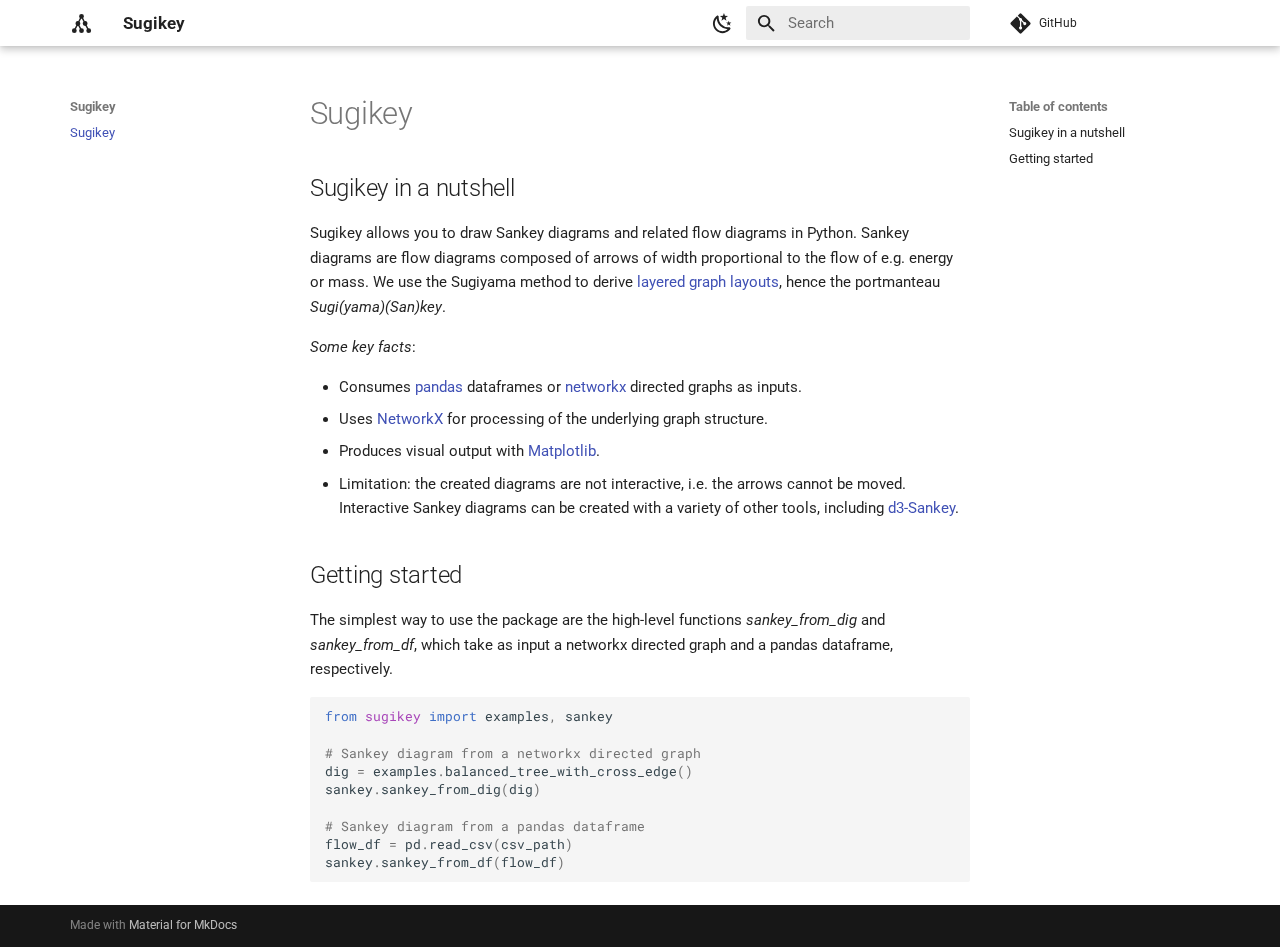
<file: index.html>
<!doctype html>
<html lang="en" class="no-js">
  <head>
    
      <meta charset="utf-8">
      <meta name="viewport" content="width=device-width,initial-scale=1">
      
        <meta name="description" content="The documentation for Sugikey, a Python package for drawing Sankey diagrams">
      
      
      
      
      
      
      <link rel="icon" href="assets/images/favicon.png">
      <meta name="generator" content="mkdocs-1.6.1, mkdocs-material-9.6.12">
    
    
      
        <title>Sugikey</title>
      
    
    
      <link rel="stylesheet" href="assets/stylesheets/main.2afb09e1.min.css">
      
        
        <link rel="stylesheet" href="assets/stylesheets/palette.06af60db.min.css">
      
      


    
    
      
    
    
      
        
        
        <link rel="preconnect" href="https://fonts.gstatic.com" crossorigin>
        <link rel="stylesheet" href="https://fonts.googleapis.com/css?family=Roboto:300,300i,400,400i,700,700i%7CRoboto+Mono:400,400i,700,700i&display=fallback">
        <style>:root{--md-text-font:"Roboto";--md-code-font:"Roboto Mono"}</style>
      
    
    
      <link rel="stylesheet" href="static/custom_css.css">
    
    <script>__md_scope=new URL(".",location),__md_hash=e=>[...e].reduce(((e,_)=>(e<<5)-e+_.charCodeAt(0)),0),__md_get=(e,_=localStorage,t=__md_scope)=>JSON.parse(_.getItem(t.pathname+"."+e)),__md_set=(e,_,t=localStorage,a=__md_scope)=>{try{t.setItem(a.pathname+"."+e,JSON.stringify(_))}catch(e){}}</script>
    
      

    
    
    
  </head>
  
  
    
    
      
    
    
    
    
    <body dir="ltr" data-md-color-scheme="default" data-md-color-primary="white" data-md-color-accent="amber">
  
    
    <input class="md-toggle" data-md-toggle="drawer" type="checkbox" id="__drawer" autocomplete="off">
    <input class="md-toggle" data-md-toggle="search" type="checkbox" id="__search" autocomplete="off">
    <label class="md-overlay" for="__drawer"></label>
    <div data-md-component="skip">
      
        
        <a href="#sugikey" class="md-skip">
          Skip to content
        </a>
      
    </div>
    <div data-md-component="announce">
      
    </div>
    
    
      

  

<header class="md-header md-header--shadow" data-md-component="header">
  <nav class="md-header__inner md-grid" aria-label="Header">
    <a href="." title="Sugikey" class="md-header__button md-logo" aria-label="Sugikey" data-md-component="logo">
      
  
  <svg xmlns="http://www.w3.org/2000/svg" viewBox="0 0 24 24"><path d="M19.5 17c-.13 0-.26 0-.39.04l-1.61-3.25a2.5 2.5 0 0 0-1.75-4.29c-.13 0-.25 0-.39.04l-1.63-3.25c.48-.45.77-1.08.77-1.79a2.5 2.5 0 0 0-5 0c0 .71.29 1.34.76 1.79L8.64 9.54c-.14-.04-.26-.04-.39-.04a2.5 2.5 0 0 0-1.75 4.29l-1.61 3.25C4.76 17 4.63 17 4.5 17a2.5 2.5 0 0 0 0 5A2.5 2.5 0 0 0 7 19.5c0-.7-.29-1.34-.76-1.79l1.62-3.25c.14.04.26.04.39.04s.25 0 .39-.04l1.63 3.25c-.47.45-.77 1.09-.77 1.79a2.5 2.5 0 0 0 5 0A2.5 2.5 0 0 0 12 17c-.13 0-.26 0-.39.04L10 13.79c.46-.45.75-1.08.75-1.79s-.29-1.34-.75-1.79l1.61-3.25c.13.04.26.04.39.04s.26 0 .39-.04L14 10.21c-.45.45-.75 1.09-.75 1.79a2.5 2.5 0 0 0 2.5 2.5c.13 0 .25 0 .39-.04l1.63 3.25c-.47.45-.77 1.09-.77 1.79a2.5 2.5 0 0 0 5 0 2.5 2.5 0 0 0-2.5-2.5"/></svg>

    </a>
    <label class="md-header__button md-icon" for="__drawer">
      
      <svg xmlns="http://www.w3.org/2000/svg" viewBox="0 0 24 24"><path d="M3 6h18v2H3zm0 5h18v2H3zm0 5h18v2H3z"/></svg>
    </label>
    <div class="md-header__title" data-md-component="header-title">
      <div class="md-header__ellipsis">
        <div class="md-header__topic">
          <span class="md-ellipsis">
            Sugikey
          </span>
        </div>
        <div class="md-header__topic" data-md-component="header-topic">
          <span class="md-ellipsis">
            
              Sugikey
            
          </span>
        </div>
      </div>
    </div>
    
      
        <form class="md-header__option" data-md-component="palette">
  
    
    
    
    <input class="md-option" data-md-color-media="" data-md-color-scheme="default" data-md-color-primary="white" data-md-color-accent="amber"  aria-label="Switch to dark mode"  type="radio" name="__palette" id="__palette_0">
    
      <label class="md-header__button md-icon" title="Switch to dark mode" for="__palette_1" hidden>
        <svg xmlns="http://www.w3.org/2000/svg" viewBox="0 0 24 24"><path d="m17.75 4.09-2.53 1.94.91 3.06-2.63-1.81-2.63 1.81.91-3.06-2.53-1.94L12.44 4l1.06-3 1.06 3zm3.5 6.91-1.64 1.25.59 1.98-1.7-1.17-1.7 1.17.59-1.98L15.75 11l2.06-.05L18.5 9l.69 1.95zm-2.28 4.95c.83-.08 1.72 1.1 1.19 1.85-.32.45-.66.87-1.08 1.27C15.17 23 8.84 23 4.94 19.07c-3.91-3.9-3.91-10.24 0-14.14.4-.4.82-.76 1.27-1.08.75-.53 1.93.36 1.85 1.19-.27 2.86.69 5.83 2.89 8.02a9.96 9.96 0 0 0 8.02 2.89m-1.64 2.02a12.08 12.08 0 0 1-7.8-3.47c-2.17-2.19-3.33-5-3.49-7.82-2.81 3.14-2.7 7.96.31 10.98 3.02 3.01 7.84 3.12 10.98.31"/></svg>
      </label>
    
  
    
    
    
    <input class="md-option" data-md-color-media="" data-md-color-scheme="slate" data-md-color-primary="black" data-md-color-accent="amber"  aria-label="Switch to light mode"  type="radio" name="__palette" id="__palette_1">
    
      <label class="md-header__button md-icon" title="Switch to light mode" for="__palette_0" hidden>
        <svg xmlns="http://www.w3.org/2000/svg" viewBox="0 0 24 24"><path d="M12 7a5 5 0 0 1 5 5 5 5 0 0 1-5 5 5 5 0 0 1-5-5 5 5 0 0 1 5-5m0 2a3 3 0 0 0-3 3 3 3 0 0 0 3 3 3 3 0 0 0 3-3 3 3 0 0 0-3-3m0-7 2.39 3.42C13.65 5.15 12.84 5 12 5s-1.65.15-2.39.42zM3.34 7l4.16-.35A7.2 7.2 0 0 0 5.94 8.5c-.44.74-.69 1.5-.83 2.29zm.02 10 1.76-3.77a7.131 7.131 0 0 0 2.38 4.14zM20.65 7l-1.77 3.79a7.02 7.02 0 0 0-2.38-4.15zm-.01 10-4.14.36c.59-.51 1.12-1.14 1.54-1.86.42-.73.69-1.5.83-2.29zM12 22l-2.41-3.44c.74.27 1.55.44 2.41.44.82 0 1.63-.17 2.37-.44z"/></svg>
      </label>
    
  
</form>
      
    
    
      <script>var palette=__md_get("__palette");if(palette&&palette.color){if("(prefers-color-scheme)"===palette.color.media){var media=matchMedia("(prefers-color-scheme: light)"),input=document.querySelector(media.matches?"[data-md-color-media='(prefers-color-scheme: light)']":"[data-md-color-media='(prefers-color-scheme: dark)']");palette.color.media=input.getAttribute("data-md-color-media"),palette.color.scheme=input.getAttribute("data-md-color-scheme"),palette.color.primary=input.getAttribute("data-md-color-primary"),palette.color.accent=input.getAttribute("data-md-color-accent")}for(var[key,value]of Object.entries(palette.color))document.body.setAttribute("data-md-color-"+key,value)}</script>
    
    
    
      
      
        <label class="md-header__button md-icon" for="__search">
          
          <svg xmlns="http://www.w3.org/2000/svg" viewBox="0 0 24 24"><path d="M9.5 3A6.5 6.5 0 0 1 16 9.5c0 1.61-.59 3.09-1.56 4.23l.27.27h.79l5 5-1.5 1.5-5-5v-.79l-.27-.27A6.52 6.52 0 0 1 9.5 16 6.5 6.5 0 0 1 3 9.5 6.5 6.5 0 0 1 9.5 3m0 2C7 5 5 7 5 9.5S7 14 9.5 14 14 12 14 9.5 12 5 9.5 5"/></svg>
        </label>
        <div class="md-search" data-md-component="search" role="dialog">
  <label class="md-search__overlay" for="__search"></label>
  <div class="md-search__inner" role="search">
    <form class="md-search__form" name="search">
      <input type="text" class="md-search__input" name="query" aria-label="Search" placeholder="Search" autocapitalize="off" autocorrect="off" autocomplete="off" spellcheck="false" data-md-component="search-query" required>
      <label class="md-search__icon md-icon" for="__search">
        
        <svg xmlns="http://www.w3.org/2000/svg" viewBox="0 0 24 24"><path d="M9.5 3A6.5 6.5 0 0 1 16 9.5c0 1.61-.59 3.09-1.56 4.23l.27.27h.79l5 5-1.5 1.5-5-5v-.79l-.27-.27A6.52 6.52 0 0 1 9.5 16 6.5 6.5 0 0 1 3 9.5 6.5 6.5 0 0 1 9.5 3m0 2C7 5 5 7 5 9.5S7 14 9.5 14 14 12 14 9.5 12 5 9.5 5"/></svg>
        
        <svg xmlns="http://www.w3.org/2000/svg" viewBox="0 0 24 24"><path d="M20 11v2H8l5.5 5.5-1.42 1.42L4.16 12l7.92-7.92L13.5 5.5 8 11z"/></svg>
      </label>
      <nav class="md-search__options" aria-label="Search">
        
        <button type="reset" class="md-search__icon md-icon" title="Clear" aria-label="Clear" tabindex="-1">
          
          <svg xmlns="http://www.w3.org/2000/svg" viewBox="0 0 24 24"><path d="M19 6.41 17.59 5 12 10.59 6.41 5 5 6.41 10.59 12 5 17.59 6.41 19 12 13.41 17.59 19 19 17.59 13.41 12z"/></svg>
        </button>
      </nav>
      
    </form>
    <div class="md-search__output">
      <div class="md-search__scrollwrap" tabindex="0" data-md-scrollfix>
        <div class="md-search-result" data-md-component="search-result">
          <div class="md-search-result__meta">
            Initializing search
          </div>
          <ol class="md-search-result__list" role="presentation"></ol>
        </div>
      </div>
    </div>
  </div>
</div>
      
    
    
      <div class="md-header__source">
        <a href="https://github.com/spectalizer/Sugikey" title="Go to repository" class="md-source" data-md-component="source">
  <div class="md-source__icon md-icon">
    
    <svg xmlns="http://www.w3.org/2000/svg" viewBox="0 0 448 512"><!--! Font Awesome Free 6.7.2 by @fontawesome - https://fontawesome.com License - https://fontawesome.com/license/free (Icons: CC BY 4.0, Fonts: SIL OFL 1.1, Code: MIT License) Copyright 2024 Fonticons, Inc.--><path d="M439.55 236.05 244 40.45a28.87 28.87 0 0 0-40.81 0l-40.66 40.63 51.52 51.52c27.06-9.14 52.68 16.77 43.39 43.68l49.66 49.66c34.23-11.8 61.18 31 35.47 56.69-26.49 26.49-70.21-2.87-56-37.34L240.22 199v121.85c25.3 12.54 22.26 41.85 9.08 55a34.34 34.34 0 0 1-48.55 0c-17.57-17.6-11.07-46.91 11.25-56v-123c-20.8-8.51-24.6-30.74-18.64-45L142.57 101 8.45 235.14a28.86 28.86 0 0 0 0 40.81l195.61 195.6a28.86 28.86 0 0 0 40.8 0l194.69-194.69a28.86 28.86 0 0 0 0-40.81"/></svg>
  </div>
  <div class="md-source__repository">
    GitHub
  </div>
</a>
      </div>
    
  </nav>
  
</header>
    
    <div class="md-container" data-md-component="container">
      
      
        
          
        
      
      <main class="md-main" data-md-component="main">
        <div class="md-main__inner md-grid">
          
            
              
              <div class="md-sidebar md-sidebar--primary" data-md-component="sidebar" data-md-type="navigation" >
                <div class="md-sidebar__scrollwrap">
                  <div class="md-sidebar__inner">
                    



<nav class="md-nav md-nav--primary" aria-label="Navigation" data-md-level="0">
  <label class="md-nav__title" for="__drawer">
    <a href="." title="Sugikey" class="md-nav__button md-logo" aria-label="Sugikey" data-md-component="logo">
      
  
  <svg xmlns="http://www.w3.org/2000/svg" viewBox="0 0 24 24"><path d="M19.5 17c-.13 0-.26 0-.39.04l-1.61-3.25a2.5 2.5 0 0 0-1.75-4.29c-.13 0-.25 0-.39.04l-1.63-3.25c.48-.45.77-1.08.77-1.79a2.5 2.5 0 0 0-5 0c0 .71.29 1.34.76 1.79L8.64 9.54c-.14-.04-.26-.04-.39-.04a2.5 2.5 0 0 0-1.75 4.29l-1.61 3.25C4.76 17 4.63 17 4.5 17a2.5 2.5 0 0 0 0 5A2.5 2.5 0 0 0 7 19.5c0-.7-.29-1.34-.76-1.79l1.62-3.25c.14.04.26.04.39.04s.25 0 .39-.04l1.63 3.25c-.47.45-.77 1.09-.77 1.79a2.5 2.5 0 0 0 5 0A2.5 2.5 0 0 0 12 17c-.13 0-.26 0-.39.04L10 13.79c.46-.45.75-1.08.75-1.79s-.29-1.34-.75-1.79l1.61-3.25c.13.04.26.04.39.04s.26 0 .39-.04L14 10.21c-.45.45-.75 1.09-.75 1.79a2.5 2.5 0 0 0 2.5 2.5c.13 0 .25 0 .39-.04l1.63 3.25c-.47.45-.77 1.09-.77 1.79a2.5 2.5 0 0 0 5 0 2.5 2.5 0 0 0-2.5-2.5"/></svg>

    </a>
    Sugikey
  </label>
  
    <div class="md-nav__source">
      <a href="https://github.com/spectalizer/Sugikey" title="Go to repository" class="md-source" data-md-component="source">
  <div class="md-source__icon md-icon">
    
    <svg xmlns="http://www.w3.org/2000/svg" viewBox="0 0 448 512"><!--! Font Awesome Free 6.7.2 by @fontawesome - https://fontawesome.com License - https://fontawesome.com/license/free (Icons: CC BY 4.0, Fonts: SIL OFL 1.1, Code: MIT License) Copyright 2024 Fonticons, Inc.--><path d="M439.55 236.05 244 40.45a28.87 28.87 0 0 0-40.81 0l-40.66 40.63 51.52 51.52c27.06-9.14 52.68 16.77 43.39 43.68l49.66 49.66c34.23-11.8 61.18 31 35.47 56.69-26.49 26.49-70.21-2.87-56-37.34L240.22 199v121.85c25.3 12.54 22.26 41.85 9.08 55a34.34 34.34 0 0 1-48.55 0c-17.57-17.6-11.07-46.91 11.25-56v-123c-20.8-8.51-24.6-30.74-18.64-45L142.57 101 8.45 235.14a28.86 28.86 0 0 0 0 40.81l195.61 195.6a28.86 28.86 0 0 0 40.8 0l194.69-194.69a28.86 28.86 0 0 0 0-40.81"/></svg>
  </div>
  <div class="md-source__repository">
    GitHub
  </div>
</a>
    </div>
  
  <ul class="md-nav__list" data-md-scrollfix>
    
      
      
  
  
    
  
  
  
    <li class="md-nav__item md-nav__item--active">
      
      <input class="md-nav__toggle md-toggle" type="checkbox" id="__toc">
      
      
        
      
      
        <label class="md-nav__link md-nav__link--active" for="__toc">
          
  
  
  <span class="md-ellipsis">
    Sugikey
    
  </span>
  

          <span class="md-nav__icon md-icon"></span>
        </label>
      
      <a href="." class="md-nav__link md-nav__link--active">
        
  
  
  <span class="md-ellipsis">
    Sugikey
    
  </span>
  

      </a>
      
        

<nav class="md-nav md-nav--secondary" aria-label="Table of contents">
  
  
  
    
  
  
    <label class="md-nav__title" for="__toc">
      <span class="md-nav__icon md-icon"></span>
      Table of contents
    </label>
    <ul class="md-nav__list" data-md-component="toc" data-md-scrollfix>
      
        <li class="md-nav__item">
  <a href="#sugikey-in-a-nutshell" class="md-nav__link">
    <span class="md-ellipsis">
      Sugikey in a nutshell
    </span>
  </a>
  
</li>
      
        <li class="md-nav__item">
  <a href="#getting-started" class="md-nav__link">
    <span class="md-ellipsis">
      Getting started
    </span>
  </a>
  
</li>
      
    </ul>
  
</nav>
      
    </li>
  

    
  </ul>
</nav>
                  </div>
                </div>
              </div>
            
            
              
              <div class="md-sidebar md-sidebar--secondary" data-md-component="sidebar" data-md-type="toc" >
                <div class="md-sidebar__scrollwrap">
                  <div class="md-sidebar__inner">
                    

<nav class="md-nav md-nav--secondary" aria-label="Table of contents">
  
  
  
    
  
  
    <label class="md-nav__title" for="__toc">
      <span class="md-nav__icon md-icon"></span>
      Table of contents
    </label>
    <ul class="md-nav__list" data-md-component="toc" data-md-scrollfix>
      
        <li class="md-nav__item">
  <a href="#sugikey-in-a-nutshell" class="md-nav__link">
    <span class="md-ellipsis">
      Sugikey in a nutshell
    </span>
  </a>
  
</li>
      
        <li class="md-nav__item">
  <a href="#getting-started" class="md-nav__link">
    <span class="md-ellipsis">
      Getting started
    </span>
  </a>
  
</li>
      
    </ul>
  
</nav>
                  </div>
                </div>
              </div>
            
          
          
            <div class="md-content" data-md-component="content">
              <article class="md-content__inner md-typeset">
                
                  


  
  


<h1 id="sugikey">Sugikey</h1>
<h2 id="sugikey-in-a-nutshell">Sugikey in a nutshell</h2>
<p>Sugikey allows you to draw Sankey diagrams and related flow diagrams in Python.
Sankey diagrams are flow diagrams composed of arrows of width proportional to the flow of e.g. energy or mass. We use the Sugiyama method to derive <a href="https://en.wikipedia.org/wiki/Layered_graph_drawing">layered graph layouts</a>, hence the portmanteau <em>Sugi(yama)(San)key</em>.</p>
<p><em>Some key facts</em>:</p>
<ul>
<li>Consumes <a href="https://pandas.pydata.org/">pandas</a> dataframes or <a href="https://networkx.org/">networkx</a> directed graphs as inputs.</li>
<li>Uses <a href="https://networkx.org/">NetworkX</a> for processing of the underlying graph structure.</li>
<li>Produces visual output with <a href="https://matplotlib.org/">Matplotlib</a>.</li>
<li>Limitation: the created diagrams are not interactive, i.e. the arrows cannot be moved. Interactive Sankey diagrams can be created with a variety of other tools, including <a href="https://github.com/d3/d3-sankey">d3-Sankey</a>.</li>
</ul>
<h2 id="getting-started">Getting started</h2>
<p>The simplest way to use the package are the high-level functions <em>sankey_from_dig</em> and <em>sankey_from_df</em>, which take as input a networkx directed graph and a pandas dataframe, respectively.</p>
<div class="highlight"><pre><span></span><code><span class="kn">from</span><span class="w"> </span><span class="nn">sugikey</span><span class="w"> </span><span class="kn">import</span> <span class="n">examples</span><span class="p">,</span> <span class="n">sankey</span>

<span class="c1"># Sankey diagram from a networkx directed graph</span>
<span class="n">dig</span> <span class="o">=</span> <span class="n">examples</span><span class="o">.</span><span class="n">balanced_tree_with_cross_edge</span><span class="p">()</span>
<span class="n">sankey</span><span class="o">.</span><span class="n">sankey_from_dig</span><span class="p">(</span><span class="n">dig</span><span class="p">)</span>

<span class="c1"># Sankey diagram from a pandas dataframe</span>
<span class="n">flow_df</span> <span class="o">=</span> <span class="n">pd</span><span class="o">.</span><span class="n">read_csv</span><span class="p">(</span><span class="n">csv_path</span><span class="p">)</span>
<span class="n">sankey</span><span class="o">.</span><span class="n">sankey_from_df</span><span class="p">(</span><span class="n">flow_df</span><span class="p">)</span>
</code></pre></div>












                
              </article>
            </div>
          
          
<script>var target=document.getElementById(location.hash.slice(1));target&&target.name&&(target.checked=target.name.startsWith("__tabbed_"))</script>
        </div>
        
      </main>
      
        <footer class="md-footer">
  
  <div class="md-footer-meta md-typeset">
    <div class="md-footer-meta__inner md-grid">
      <div class="md-copyright">
  
  
    Made with
    <a href="https://squidfunk.github.io/mkdocs-material/" target="_blank" rel="noopener">
      Material for MkDocs
    </a>
  
</div>
      
    </div>
  </div>
</footer>
      
    </div>
    <div class="md-dialog" data-md-component="dialog">
      <div class="md-dialog__inner md-typeset"></div>
    </div>
    
    
    
      
      <script id="__config" type="application/json">{"base": ".", "features": [], "search": "assets/javascripts/workers/search.f8cc74c7.min.js", "tags": null, "translations": {"clipboard.copied": "Copied to clipboard", "clipboard.copy": "Copy to clipboard", "search.result.more.one": "1 more on this page", "search.result.more.other": "# more on this page", "search.result.none": "No matching documents", "search.result.one": "1 matching document", "search.result.other": "# matching documents", "search.result.placeholder": "Type to start searching", "search.result.term.missing": "Missing", "select.version": "Select version"}, "version": null}</script>
    
    
      <script src="assets/javascripts/bundle.c8b220af.min.js"></script>
      
    
  </body>
</html>
</file>
<file: static/custom_css.css>
/* Change font sizes */

html {
    /* Decrease font size for overall webpage
       Down from 137.5% which is the Material default */
    font-size: 120%;
}
</file>
<file: assets/stylesheets/main.2afb09e1.min.css>
@charset "UTF-8";html{-webkit-text-size-adjust:none;-moz-text-size-adjust:none;text-size-adjust:none;box-sizing:border-box}*,:after,:before{box-sizing:inherit}@media (prefers-reduced-motion){*,:after,:before{transition:none!important}}body{margin:0}a,button,input,label{-webkit-tap-highlight-color:transparent}a{color:inherit;text-decoration:none}hr{border:0;box-sizing:initial;display:block;height:.05rem;overflow:visible;padding:0}small{font-size:80%}sub,sup{line-height:1em}img{border-style:none}table{border-collapse:initial;border-spacing:0}td,th{font-weight:400;vertical-align:top}button{background:#0000;border:0;font-family:inherit;font-size:inherit;margin:0;padding:0}input{border:0;outline:none}:root{--md-primary-fg-color:#4051b5;--md-primary-fg-color--light:#5d6cc0;--md-primary-fg-color--dark:#303fa1;--md-primary-bg-color:#fff;--md-primary-bg-color--light:#ffffffb3;--md-accent-fg-color:#526cfe;--md-accent-fg-color--transparent:#526cfe1a;--md-accent-bg-color:#fff;--md-accent-bg-color--light:#ffffffb3}[data-md-color-scheme=default]{color-scheme:light}[data-md-color-scheme=default] img[src$="#gh-dark-mode-only"],[data-md-color-scheme=default] img[src$="#only-dark"]{display:none}:root,[data-md-color-scheme=default]{--md-hue:225deg;--md-default-fg-color:#000000de;--md-default-fg-color--light:#0000008a;--md-default-fg-color--lighter:#00000052;--md-default-fg-color--lightest:#00000012;--md-default-bg-color:#fff;--md-default-bg-color--light:#ffffffb3;--md-default-bg-color--lighter:#ffffff4d;--md-default-bg-color--lightest:#ffffff1f;--md-code-fg-color:#36464e;--md-code-bg-color:#f5f5f5;--md-code-hl-color:#4287ff;--md-code-hl-color--light:#4287ff1a;--md-code-hl-number-color:#d52a2a;--md-code-hl-special-color:#db1457;--md-code-hl-function-color:#a846b9;--md-code-hl-constant-color:#6e59d9;--md-code-hl-keyword-color:#3f6ec6;--md-code-hl-string-color:#1c7d4d;--md-code-hl-name-color:var(--md-code-fg-color);--md-code-hl-operator-color:var(--md-default-fg-color--light);--md-code-hl-punctuation-color:var(--md-default-fg-color--light);--md-code-hl-comment-color:var(--md-default-fg-color--light);--md-code-hl-generic-color:var(--md-default-fg-color--light);--md-code-hl-variable-color:var(--md-default-fg-color--light);--md-typeset-color:var(--md-default-fg-color);--md-typeset-a-color:var(--md-primary-fg-color);--md-typeset-del-color:#f5503d26;--md-typeset-ins-color:#0bd57026;--md-typeset-kbd-color:#fafafa;--md-typeset-kbd-accent-color:#fff;--md-typeset-kbd-border-color:#b8b8b8;--md-typeset-mark-color:#ffff0080;--md-typeset-table-color:#0000001f;--md-typeset-table-color--light:rgba(0,0,0,.035);--md-admonition-fg-color:var(--md-default-fg-color);--md-admonition-bg-color:var(--md-default-bg-color);--md-warning-fg-color:#000000de;--md-warning-bg-color:#ff9;--md-footer-fg-color:#fff;--md-footer-fg-color--light:#ffffffb3;--md-footer-fg-color--lighter:#ffffff73;--md-footer-bg-color:#000000de;--md-footer-bg-color--dark:#00000052;--md-shadow-z1:0 0.2rem 0.5rem #0000000d,0 0 0.05rem #0000001a;--md-shadow-z2:0 0.2rem 0.5rem #0000001a,0 0 0.05rem #00000040;--md-shadow-z3:0 0.2rem 0.5rem #0003,0 0 0.05rem #00000059}.md-icon svg{fill:currentcolor;display:block;height:1.2rem;width:1.2rem}body{-webkit-font-smoothing:antialiased;-moz-osx-font-smoothing:grayscale;--md-text-font-family:var(--md-text-font,_),-apple-system,BlinkMacSystemFont,Helvetica,Arial,sans-serif;--md-code-font-family:var(--md-code-font,_),SFMono-Regular,Consolas,Menlo,monospace}aside,body,input{font-feature-settings:"kern","liga";color:var(--md-typeset-color);font-family:var(--md-text-font-family)}code,kbd,pre{font-feature-settings:"kern";font-family:var(--md-code-font-family)}:root{--md-typeset-table-sort-icon:url('data:image/svg+xml;charset=utf-8,<svg xmlns="http://www.w3.org/2000/svg" viewBox="0 0 24 24"><path d="m18 21-4-4h3V7h-3l4-4 4 4h-3v10h3M2 19v-2h10v2M2 13v-2h7v2M2 7V5h4v2z"/></svg>');--md-typeset-table-sort-icon--asc:url('data:image/svg+xml;charset=utf-8,<svg xmlns="http://www.w3.org/2000/svg" viewBox="0 0 24 24"><path d="M19 17h3l-4 4-4-4h3V3h2M2 17h10v2H2M6 5v2H2V5m0 6h7v2H2z"/></svg>');--md-typeset-table-sort-icon--desc:url('data:image/svg+xml;charset=utf-8,<svg xmlns="http://www.w3.org/2000/svg" viewBox="0 0 24 24"><path d="M19 7h3l-4-4-4 4h3v14h2M2 17h10v2H2M6 5v2H2V5m0 6h7v2H2z"/></svg>')}.md-typeset{-webkit-print-color-adjust:exact;color-adjust:exact;font-size:.8rem;line-height:1.6;overflow-wrap:break-word}@media print{.md-typeset{font-size:.68rem}}.md-typeset blockquote,.md-typeset dl,.md-typeset figure,.md-typeset ol,.md-typeset pre,.md-typeset ul{margin-bottom:1em;margin-top:1em}.md-typeset h1{color:var(--md-default-fg-color--light);font-size:2em;line-height:1.3;margin:0 0 1.25em}.md-typeset h1,.md-typeset h2{font-weight:300;letter-spacing:-.01em}.md-typeset h2{font-size:1.5625em;line-height:1.4;margin:1.6em 0 .64em}.md-typeset h3{font-size:1.25em;font-weight:400;letter-spacing:-.01em;line-height:1.5;margin:1.6em 0 .8em}.md-typeset h2+h3{margin-top:.8em}.md-typeset h4{font-weight:700;letter-spacing:-.01em;margin:1em 0}.md-typeset h5,.md-typeset h6{color:var(--md-default-fg-color--light);font-size:.8em;font-weight:700;letter-spacing:-.01em;margin:1.25em 0}.md-typeset h5{text-transform:uppercase}.md-typeset h5 code{text-transform:none}.md-typeset hr{border-bottom:.05rem solid var(--md-default-fg-color--lightest);display:flow-root;margin:1.5em 0}.md-typeset a{color:var(--md-typeset-a-color);word-break:break-word}.md-typeset a,.md-typeset a:before{transition:color 125ms}.md-typeset a:focus,.md-typeset a:hover{color:var(--md-accent-fg-color)}.md-typeset a:focus code,.md-typeset a:hover code{background-color:var(--md-accent-fg-color--transparent)}.md-typeset a code{color:currentcolor;transition:background-color 125ms}.md-typeset a.focus-visible{outline-color:var(--md-accent-fg-color);outline-offset:.2rem}.md-typeset code,.md-typeset kbd,.md-typeset pre{color:var(--md-code-fg-color);direction:ltr;font-variant-ligatures:none}@media print{.md-typeset code,.md-typeset kbd,.md-typeset pre{white-space:pre-wrap}}.md-typeset code{background-color:var(--md-code-bg-color);border-radius:.1rem;-webkit-box-decoration-break:clone;box-decoration-break:clone;font-size:.85em;padding:0 .2941176471em;word-break:break-word}.md-typeset code:not(.focus-visible){-webkit-tap-highlight-color:transparent;outline:none}.md-typeset pre{display:flow-root;line-height:1.4;position:relative}.md-typeset pre>code{-webkit-box-decoration-break:slice;box-decoration-break:slice;box-shadow:none;display:block;margin:0;outline-color:var(--md-accent-fg-color);overflow:auto;padding:.7720588235em 1.1764705882em;scrollbar-color:var(--md-default-fg-color--lighter) #0000;scrollbar-width:thin;touch-action:auto;word-break:normal}.md-typeset pre>code:hover{scrollbar-color:var(--md-accent-fg-color) #0000}.md-typeset pre>code::-webkit-scrollbar{height:.2rem;width:.2rem}.md-typeset pre>code::-webkit-scrollbar-thumb{background-color:var(--md-default-fg-color--lighter)}.md-typeset pre>code::-webkit-scrollbar-thumb:hover{background-color:var(--md-accent-fg-color)}.md-typeset kbd{background-color:var(--md-typeset-kbd-color);border-radius:.1rem;box-shadow:0 .1rem 0 .05rem var(--md-typeset-kbd-border-color),0 .1rem 0 var(--md-typeset-kbd-border-color),0 -.1rem .2rem var(--md-typeset-kbd-accent-color) inset;color:var(--md-default-fg-color);display:inline-block;font-size:.75em;padding:0 .6666666667em;vertical-align:text-top;word-break:break-word}.md-typeset mark{background-color:var(--md-typeset-mark-color);-webkit-box-decoration-break:clone;box-decoration-break:clone;color:inherit;word-break:break-word}.md-typeset abbr{border-bottom:.05rem dotted var(--md-default-fg-color--light);cursor:help;text-decoration:none}.md-typeset small{opacity:.75}[dir=ltr] .md-typeset sub,[dir=ltr] .md-typeset sup{margin-left:.078125em}[dir=rtl] .md-typeset sub,[dir=rtl] .md-typeset sup{margin-right:.078125em}[dir=ltr] .md-typeset blockquote{padding-left:.6rem}[dir=rtl] .md-typeset blockquote{padding-right:.6rem}[dir=ltr] .md-typeset blockquote{border-left:.2rem solid var(--md-default-fg-color--lighter)}[dir=rtl] .md-typeset blockquote{border-right:.2rem solid var(--md-default-fg-color--lighter)}.md-typeset blockquote{color:var(--md-default-fg-color--light);margin-left:0;margin-right:0}.md-typeset ul{list-style-type:disc}.md-typeset ul[type]{list-style-type:revert-layer}[dir=ltr] .md-typeset ol,[dir=ltr] .md-typeset ul{margin-left:.625em}[dir=rtl] .md-typeset ol,[dir=rtl] .md-typeset ul{margin-right:.625em}.md-typeset ol,.md-typeset ul{padding:0}.md-typeset ol:not([hidden]),.md-typeset ul:not([hidden]){display:flow-root}.md-typeset ol ol,.md-typeset ul ol{list-style-type:lower-alpha}.md-typeset ol ol ol,.md-typeset ul ol ol{list-style-type:lower-roman}.md-typeset ol ol ol ol,.md-typeset ul ol ol ol{list-style-type:upper-alpha}.md-typeset ol ol ol ol ol,.md-typeset ul ol ol ol ol{list-style-type:upper-roman}.md-typeset ol[type],.md-typeset ul[type]{list-style-type:revert-layer}[dir=ltr] .md-typeset ol li,[dir=ltr] .md-typeset ul li{margin-left:1.25em}[dir=rtl] .md-typeset ol li,[dir=rtl] .md-typeset ul li{margin-right:1.25em}.md-typeset ol li,.md-typeset ul li{margin-bottom:.5em}.md-typeset ol li blockquote,.md-typeset ol li p,.md-typeset ul li blockquote,.md-typeset ul li p{margin:.5em 0}.md-typeset ol li:last-child,.md-typeset ul li:last-child{margin-bottom:0}[dir=ltr] .md-typeset ol li ol,[dir=ltr] .md-typeset ol li ul,[dir=ltr] .md-typeset ul li ol,[dir=ltr] .md-typeset ul li ul{margin-left:.625em}[dir=rtl] .md-typeset ol li ol,[dir=rtl] .md-typeset ol li ul,[dir=rtl] .md-typeset ul li ol,[dir=rtl] .md-typeset ul li ul{margin-right:.625em}.md-typeset ol li ol,.md-typeset ol li ul,.md-typeset ul li ol,.md-typeset ul li ul{margin-bottom:.5em;margin-top:.5em}[dir=ltr] .md-typeset dd{margin-left:1.875em}[dir=rtl] .md-typeset dd{margin-right:1.875em}.md-typeset dd{margin-bottom:1.5em;margin-top:1em}.md-typeset img,.md-typeset svg,.md-typeset video{height:auto;max-width:100%}.md-typeset img[align=left]{margin:1em 1em 1em 0}.md-typeset img[align=right]{margin:1em 0 1em 1em}.md-typeset img[align]:only-child{margin-top:0}.md-typeset figure{display:flow-root;margin:1em auto;max-width:100%;text-align:center;width:-moz-fit-content;width:fit-content}.md-typeset figure img{display:block;margin:0 auto}.md-typeset figcaption{font-style:italic;margin:1em auto;max-width:24rem}.md-typeset iframe{max-width:100%}.md-typeset table:not([class]){background-color:var(--md-default-bg-color);border:.05rem solid var(--md-typeset-table-color);border-radius:.1rem;display:inline-block;font-size:.64rem;max-width:100%;overflow:auto;touch-action:auto}@media print{.md-typeset table:not([class]){display:table}}.md-typeset table:not([class])+*{margin-top:1.5em}.md-typeset table:not([class]) td>:first-child,.md-typeset table:not([class]) th>:first-child{margin-top:0}.md-typeset table:not([class]) td>:last-child,.md-typeset table:not([class]) th>:last-child{margin-bottom:0}.md-typeset table:not([class]) td:not([align]),.md-typeset table:not([class]) th:not([align]){text-align:left}[dir=rtl] .md-typeset table:not([class]) td:not([align]),[dir=rtl] .md-typeset table:not([class]) th:not([align]){text-align:right}.md-typeset table:not([class]) th{font-weight:700;min-width:5rem;padding:.9375em 1.25em;vertical-align:top}.md-typeset table:not([class]) td{border-top:.05rem solid var(--md-typeset-table-color);padding:.9375em 1.25em;vertical-align:top}.md-typeset table:not([class]) tbody tr{transition:background-color 125ms}.md-typeset table:not([class]) tbody tr:hover{background-color:var(--md-typeset-table-color--light);box-shadow:0 .05rem 0 var(--md-default-bg-color) inset}.md-typeset table:not([class]) a{word-break:normal}.md-typeset table th[role=columnheader]{cursor:pointer}[dir=ltr] .md-typeset table th[role=columnheader]:after{margin-left:.5em}[dir=rtl] .md-typeset table th[role=columnheader]:after{margin-right:.5em}.md-typeset table th[role=columnheader]:after{content:"";display:inline-block;height:1.2em;-webkit-mask-image:var(--md-typeset-table-sort-icon);mask-image:var(--md-typeset-table-sort-icon);-webkit-mask-repeat:no-repeat;mask-repeat:no-repeat;-webkit-mask-size:contain;mask-size:contain;transition:background-color 125ms;vertical-align:text-bottom;width:1.2em}.md-typeset table th[role=columnheader]:hover:after{background-color:var(--md-default-fg-color--lighter)}.md-typeset table th[role=columnheader][aria-sort=ascending]:after{background-color:var(--md-default-fg-color--light);-webkit-mask-image:var(--md-typeset-table-sort-icon--asc);mask-image:var(--md-typeset-table-sort-icon--asc)}.md-typeset table th[role=columnheader][aria-sort=descending]:after{background-color:var(--md-default-fg-color--light);-webkit-mask-image:var(--md-typeset-table-sort-icon--desc);mask-image:var(--md-typeset-table-sort-icon--desc)}.md-typeset__scrollwrap{margin:1em -.8rem;overflow-x:auto;touch-action:auto}.md-typeset__table{display:inline-block;margin-bottom:.5em;padding:0 .8rem}@media print{.md-typeset__table{display:block}}html .md-typeset__table table{display:table;margin:0;overflow:hidden;width:100%}@media screen and (max-width:44.984375em){.md-content__inner>pre{margin:1em -.8rem}.md-content__inner>pre code{border-radius:0}}.md-typeset .md-author{border-radius:100%;display:block;flex-shrink:0;height:1.6rem;overflow:hidden;position:relative;transition:color 125ms,transform 125ms;width:1.6rem}.md-typeset .md-author img{display:block}.md-typeset .md-author--more{background:var(--md-default-fg-color--lightest);color:var(--md-default-fg-color--lighter);font-size:.6rem;font-weight:700;line-height:1.6rem;text-align:center}.md-typeset .md-author--long{height:2.4rem;width:2.4rem}.md-typeset a.md-author{transform:scale(1)}.md-typeset a.md-author img{border-radius:100%;filter:grayscale(100%) opacity(75%);transition:filter 125ms}.md-typeset a.md-author:focus,.md-typeset a.md-author:hover{transform:scale(1.1);z-index:1}.md-typeset a.md-author:focus img,.md-typeset a.md-author:hover img{filter:grayscale(0)}.md-banner{background-color:var(--md-footer-bg-color);color:var(--md-footer-fg-color);overflow:auto}@media print{.md-banner{display:none}}.md-banner--warning{background-color:var(--md-warning-bg-color);color:var(--md-warning-fg-color)}.md-banner__inner{font-size:.7rem;margin:.6rem auto;padding:0 .8rem}[dir=ltr] .md-banner__button{float:right}[dir=rtl] .md-banner__button{float:left}.md-banner__button{color:inherit;cursor:pointer;transition:opacity .25s}.no-js .md-banner__button{display:none}.md-banner__button:hover{opacity:.7}html{font-size:125%;height:100%;overflow-x:hidden}@media screen and (min-width:100em){html{font-size:137.5%}}@media screen and (min-width:125em){html{font-size:150%}}body{background-color:var(--md-default-bg-color);display:flex;flex-direction:column;font-size:.5rem;min-height:100%;position:relative;width:100%}@media print{body{display:block}}@media screen and (max-width:59.984375em){body[data-md-scrolllock]{position:fixed}}.md-grid{margin-left:auto;margin-right:auto;max-width:61rem}.md-container{display:flex;flex-direction:column;flex-grow:1}@media print{.md-container{display:block}}.md-main{flex-grow:1}.md-main__inner{display:flex;height:100%;margin-top:1.5rem}.md-ellipsis{overflow:hidden;text-overflow:ellipsis}.md-toggle{display:none}.md-option{height:0;opacity:0;position:absolute;width:0}.md-option:checked+label:not([hidden]){display:block}.md-option.focus-visible+label{outline-color:var(--md-accent-fg-color);outline-style:auto}.md-skip{background-color:var(--md-default-fg-color);border-radius:.1rem;color:var(--md-default-bg-color);font-size:.64rem;margin:.5rem;opacity:0;outline-color:var(--md-accent-fg-color);padding:.3rem .5rem;position:fixed;transform:translateY(.4rem);z-index:-1}.md-skip:focus{opacity:1;transform:translateY(0);transition:transform .25s cubic-bezier(.4,0,.2,1),opacity 175ms 75ms;z-index:10}@page{margin:25mm}:root{--md-clipboard-icon:url('data:image/svg+xml;charset=utf-8,<svg xmlns="http://www.w3.org/2000/svg" viewBox="0 0 24 24"><path d="M19 21H8V7h11m0-2H8a2 2 0 0 0-2 2v14a2 2 0 0 0 2 2h11a2 2 0 0 0 2-2V7a2 2 0 0 0-2-2m-3-4H4a2 2 0 0 0-2 2v14h2V3h12z"/></svg>')}.md-clipboard{border-radius:.1rem;color:var(--md-default-fg-color--lightest);cursor:pointer;height:1.5em;outline-color:var(--md-accent-fg-color);outline-offset:.1rem;position:absolute;right:.5em;top:.5em;transition:color .25s;width:1.5em;z-index:1}@media print{.md-clipboard{display:none}}.md-clipboard:not(.focus-visible){-webkit-tap-highlight-color:transparent;outline:none}:hover>.md-clipboard{color:var(--md-default-fg-color--light)}.md-clipboard:focus,.md-clipboard:hover{color:var(--md-accent-fg-color)}.md-clipboard:after{background-color:currentcolor;content:"";display:block;height:1.125em;margin:0 auto;-webkit-mask-image:var(--md-clipboard-icon);mask-image:var(--md-clipboard-icon);-webkit-mask-position:center;mask-position:center;-webkit-mask-repeat:no-repeat;mask-repeat:no-repeat;-webkit-mask-size:contain;mask-size:contain;width:1.125em}.md-clipboard--inline{cursor:pointer}.md-clipboard--inline code{transition:color .25s,background-color .25s}.md-clipboard--inline:focus code,.md-clipboard--inline:hover code{background-color:var(--md-accent-fg-color--transparent);color:var(--md-accent-fg-color)}.md-typeset .md-code__content{display:grid}@keyframes consent{0%{opacity:0;transform:translateY(100%)}to{opacity:1;transform:translateY(0)}}@keyframes overlay{0%{opacity:0}to{opacity:1}}.md-consent__overlay{animation:overlay .25s both;-webkit-backdrop-filter:blur(.1rem);backdrop-filter:blur(.1rem);background-color:#0000008a;height:100%;opacity:1;position:fixed;top:0;width:100%;z-index:5}.md-consent__inner{animation:consent .5s cubic-bezier(.1,.7,.1,1) both;background-color:var(--md-default-bg-color);border:0;border-radius:.1rem;bottom:0;box-shadow:0 0 .2rem #0000001a,0 .2rem .4rem #0003;max-height:100%;overflow:auto;padding:0;position:fixed;width:100%;z-index:5}.md-consent__form{padding:.8rem}.md-consent__settings{display:none;margin:1em 0}input:checked+.md-consent__settings{display:block}.md-consent__controls{margin-bottom:.8rem}.md-typeset .md-consent__controls .md-button{display:inline}@media screen and (max-width:44.984375em){.md-typeset .md-consent__controls .md-button{display:block;margin-top:.4rem;text-align:center;width:100%}}.md-consent label{cursor:pointer}.md-content{flex-grow:1;min-width:0}.md-content__inner{margin:0 .8rem 1.2rem;padding-top:.6rem}@media screen and (min-width:76.25em){[dir=ltr] .md-sidebar--primary:not([hidden])~.md-content>.md-content__inner{margin-left:1.2rem}[dir=ltr] .md-sidebar--secondary:not([hidden])~.md-content>.md-content__inner,[dir=rtl] .md-sidebar--primary:not([hidden])~.md-content>.md-content__inner{margin-right:1.2rem}[dir=rtl] .md-sidebar--secondary:not([hidden])~.md-content>.md-content__inner{margin-left:1.2rem}}.md-content__inner:before{content:"";display:block;height:.4rem}.md-content__inner>:last-child{margin-bottom:0}[dir=ltr] .md-content__button{float:right}[dir=rtl] .md-content__button{float:left}[dir=ltr] .md-content__button{margin-left:.4rem}[dir=rtl] .md-content__button{margin-right:.4rem}.md-content__button{margin:.4rem 0;padding:0}@media print{.md-content__button{display:none}}.md-typeset .md-content__button{color:var(--md-default-fg-color--lighter)}.md-content__button svg{display:inline;vertical-align:top}[dir=rtl] .md-content__button svg{transform:scaleX(-1)}[dir=ltr] .md-dialog{right:.8rem}[dir=rtl] .md-dialog{left:.8rem}.md-dialog{background-color:var(--md-default-fg-color);border-radius:.1rem;bottom:.8rem;box-shadow:var(--md-shadow-z3);min-width:11.1rem;opacity:0;padding:.4rem .6rem;pointer-events:none;position:fixed;transform:translateY(100%);transition:transform 0ms .4s,opacity .4s;z-index:4}@media print{.md-dialog{display:none}}.md-dialog--active{opacity:1;pointer-events:auto;transform:translateY(0);transition:transform .4s cubic-bezier(.075,.85,.175,1),opacity .4s}.md-dialog__inner{color:var(--md-default-bg-color);font-size:.7rem}.md-feedback{margin:2em 0 1em;text-align:center}.md-feedback fieldset{border:none;margin:0;padding:0}.md-feedback__title{font-weight:700;margin:1em auto}.md-feedback__inner{position:relative}.md-feedback__list{display:flex;flex-wrap:wrap;place-content:baseline center;position:relative}.md-feedback__list:hover .md-icon:not(:disabled){color:var(--md-default-fg-color--lighter)}:disabled .md-feedback__list{min-height:1.8rem}.md-feedback__icon{color:var(--md-default-fg-color--light);cursor:pointer;flex-shrink:0;margin:0 .1rem;transition:color 125ms}.md-feedback__icon:not(:disabled).md-icon:hover{color:var(--md-accent-fg-color)}.md-feedback__icon:disabled{color:var(--md-default-fg-color--lightest);pointer-events:none}.md-feedback__note{opacity:0;position:relative;transform:translateY(.4rem);transition:transform .4s cubic-bezier(.1,.7,.1,1),opacity .15s}.md-feedback__note>*{margin:0 auto;max-width:16rem}:disabled .md-feedback__note{opacity:1;transform:translateY(0)}@media print{.md-feedback{display:none}}.md-footer{background-color:var(--md-footer-bg-color);color:var(--md-footer-fg-color)}@media print{.md-footer{display:none}}.md-footer__inner{justify-content:space-between;overflow:auto;padding:.2rem}.md-footer__inner:not([hidden]){display:flex}.md-footer__link{align-items:end;display:flex;flex-grow:0.01;margin-bottom:.4rem;margin-top:1rem;max-width:100%;outline-color:var(--md-accent-fg-color);overflow:hidden;transition:opacity .25s}.md-footer__link:focus,.md-footer__link:hover{opacity:.7}[dir=rtl] .md-footer__link svg{transform:scaleX(-1)}@media screen and (max-width:44.984375em){.md-footer__link--prev{flex-shrink:0}.md-footer__link--prev .md-footer__title{display:none}}[dir=ltr] .md-footer__link--next{margin-left:auto}[dir=rtl] .md-footer__link--next{margin-right:auto}.md-footer__link--next{text-align:right}[dir=rtl] .md-footer__link--next{text-align:left}.md-footer__title{flex-grow:1;font-size:.9rem;margin-bottom:.7rem;max-width:calc(100% - 2.4rem);padding:0 1rem;white-space:nowrap}.md-footer__button{margin:.2rem;padding:.4rem}.md-footer__direction{font-size:.64rem;opacity:.7}.md-footer-meta{background-color:var(--md-footer-bg-color--dark)}.md-footer-meta__inner{display:flex;flex-wrap:wrap;justify-content:space-between;padding:.2rem}html .md-footer-meta.md-typeset a{color:var(--md-footer-fg-color--light)}html .md-footer-meta.md-typeset a:focus,html .md-footer-meta.md-typeset a:hover{color:var(--md-footer-fg-color)}.md-copyright{color:var(--md-footer-fg-color--lighter);font-size:.64rem;margin:auto .6rem;padding:.4rem 0;width:100%}@media screen and (min-width:45em){.md-copyright{width:auto}}.md-copyright__highlight{color:var(--md-footer-fg-color--light)}.md-social{display:inline-flex;gap:.2rem;margin:0 .4rem;padding:.2rem 0 .6rem}@media screen and (min-width:45em){.md-social{padding:.6rem 0}}.md-social__link{display:inline-block;height:1.6rem;text-align:center;width:1.6rem}.md-social__link:before{line-height:1.9}.md-social__link svg{fill:currentcolor;max-height:.8rem;vertical-align:-25%}.md-typeset .md-button{border:.1rem solid;border-radius:.1rem;color:var(--md-primary-fg-color);cursor:pointer;display:inline-block;font-weight:700;padding:.625em 2em;transition:color 125ms,background-color 125ms,border-color 125ms}.md-typeset .md-button--primary{background-color:var(--md-primary-fg-color);border-color:var(--md-primary-fg-color);color:var(--md-primary-bg-color)}.md-typeset .md-button:focus,.md-typeset .md-button:hover{background-color:var(--md-accent-fg-color);border-color:var(--md-accent-fg-color);color:var(--md-accent-bg-color)}[dir=ltr] .md-typeset .md-input{border-top-left-radius:.1rem}[dir=ltr] .md-typeset .md-input,[dir=rtl] .md-typeset .md-input{border-top-right-radius:.1rem}[dir=rtl] .md-typeset .md-input{border-top-left-radius:.1rem}.md-typeset .md-input{border-bottom:.1rem solid var(--md-default-fg-color--lighter);box-shadow:var(--md-shadow-z1);font-size:.8rem;height:1.8rem;padding:0 .6rem;transition:border .25s,box-shadow .25s}.md-typeset .md-input:focus,.md-typeset .md-input:hover{border-bottom-color:var(--md-accent-fg-color);box-shadow:var(--md-shadow-z2)}.md-typeset .md-input--stretch{width:100%}.md-header{background-color:var(--md-primary-fg-color);box-shadow:0 0 .2rem #0000,0 .2rem .4rem #0000;color:var(--md-primary-bg-color);display:block;left:0;position:sticky;right:0;top:0;z-index:4}@media print{.md-header{display:none}}.md-header[hidden]{transform:translateY(-100%);transition:transform .25s cubic-bezier(.8,0,.6,1),box-shadow .25s}.md-header--shadow{box-shadow:0 0 .2rem #0000001a,0 .2rem .4rem #0003;transition:transform .25s cubic-bezier(.1,.7,.1,1),box-shadow .25s}.md-header__inner{align-items:center;display:flex;padding:0 .2rem}.md-header__button{color:currentcolor;cursor:pointer;margin:.2rem;outline-color:var(--md-accent-fg-color);padding:.4rem;position:relative;transition:opacity .25s;vertical-align:middle;z-index:1}.md-header__button:hover{opacity:.7}.md-header__button:not([hidden]){display:inline-block}.md-header__button:not(.focus-visible){-webkit-tap-highlight-color:transparent;outline:none}.md-header__button.md-logo{margin:.2rem;padding:.4rem}@media screen and (max-width:76.234375em){.md-header__button.md-logo{display:none}}.md-header__button.md-logo img,.md-header__button.md-logo svg{fill:currentcolor;display:block;height:1.2rem;width:auto}@media screen and (min-width:60em){.md-header__button[for=__search]{display:none}}.no-js .md-header__button[for=__search]{display:none}[dir=rtl] .md-header__button[for=__search] svg{transform:scaleX(-1)}@media screen and (min-width:76.25em){.md-header__button[for=__drawer]{display:none}}.md-header__topic{display:flex;max-width:100%;position:absolute;transition:transform .4s cubic-bezier(.1,.7,.1,1),opacity .15s;white-space:nowrap}.md-header__topic+.md-header__topic{opacity:0;pointer-events:none;transform:translateX(1.25rem);transition:transform .4s cubic-bezier(1,.7,.1,.1),opacity .15s;z-index:-1}[dir=rtl] .md-header__topic+.md-header__topic{transform:translateX(-1.25rem)}.md-header__topic:first-child{font-weight:700}[dir=ltr] .md-header__title{margin-left:1rem;margin-right:.4rem}[dir=rtl] .md-header__title{margin-left:.4rem;margin-right:1rem}.md-header__title{flex-grow:1;font-size:.9rem;height:2.4rem;line-height:2.4rem}.md-header__title--active .md-header__topic{opacity:0;pointer-events:none;transform:translateX(-1.25rem);transition:transform .4s cubic-bezier(1,.7,.1,.1),opacity .15s;z-index:-1}[dir=rtl] .md-header__title--active .md-header__topic{transform:translateX(1.25rem)}.md-header__title--active .md-header__topic+.md-header__topic{opacity:1;pointer-events:auto;transform:translateX(0);transition:transform .4s cubic-bezier(.1,.7,.1,1),opacity .15s;z-index:0}.md-header__title>.md-header__ellipsis{height:100%;position:relative;width:100%}.md-header__option{display:flex;flex-shrink:0;max-width:100%;transition:max-width 0ms .25s,opacity .25s .25s;white-space:nowrap}[data-md-toggle=search]:checked~.md-header .md-header__option{max-width:0;opacity:0;transition:max-width 0ms,opacity 0ms}.md-header__option>input{bottom:0}.md-header__source{display:none}@media screen and (min-width:60em){[dir=ltr] .md-header__source{margin-left:1rem}[dir=rtl] .md-header__source{margin-right:1rem}.md-header__source{display:block;max-width:11.7rem;width:11.7rem}}@media screen and (min-width:76.25em){[dir=ltr] .md-header__source{margin-left:1.4rem}[dir=rtl] .md-header__source{margin-right:1.4rem}}.md-meta{color:var(--md-default-fg-color--light);font-size:.7rem;line-height:1.3}.md-meta__list{display:inline-flex;flex-wrap:wrap;list-style:none;margin:0;padding:0}.md-meta__item:not(:last-child):after{content:"·";margin-left:.2rem;margin-right:.2rem}.md-meta__link{color:var(--md-typeset-a-color)}.md-meta__link:focus,.md-meta__link:hover{color:var(--md-accent-fg-color)}.md-draft{background-color:#ff1744;border-radius:.125em;color:#fff;display:inline-block;font-weight:700;padding-left:.5714285714em;padding-right:.5714285714em}:root{--md-nav-icon--prev:url('data:image/svg+xml;charset=utf-8,<svg xmlns="http://www.w3.org/2000/svg" viewBox="0 0 24 24"><path d="M20 11v2H8l5.5 5.5-1.42 1.42L4.16 12l7.92-7.92L13.5 5.5 8 11z"/></svg>');--md-nav-icon--next:url('data:image/svg+xml;charset=utf-8,<svg xmlns="http://www.w3.org/2000/svg" viewBox="0 0 24 24"><path d="M8.59 16.58 13.17 12 8.59 7.41 10 6l6 6-6 6z"/></svg>');--md-toc-icon:url('data:image/svg+xml;charset=utf-8,<svg xmlns="http://www.w3.org/2000/svg" viewBox="0 0 24 24"><path d="M3 9h14V7H3zm0 4h14v-2H3zm0 4h14v-2H3zm16 0h2v-2h-2zm0-10v2h2V7zm0 6h2v-2h-2z"/></svg>')}.md-nav{font-size:.7rem;line-height:1.3}.md-nav__title{color:var(--md-default-fg-color--light);display:block;font-weight:700;overflow:hidden;padding:0 .6rem;text-overflow:ellipsis}.md-nav__title .md-nav__button{display:none}.md-nav__title .md-nav__button img{height:100%;width:auto}.md-nav__title .md-nav__button.md-logo img,.md-nav__title .md-nav__button.md-logo svg{fill:currentcolor;display:block;height:2.4rem;max-width:100%;object-fit:contain;width:auto}.md-nav__list{list-style:none;margin:0;padding:0}.md-nav__link{align-items:flex-start;display:flex;gap:.4rem;margin-top:.625em;scroll-snap-align:start;transition:color 125ms}.md-nav__link--passed{color:var(--md-default-fg-color--light)}.md-nav__item .md-nav__link--active,.md-nav__item .md-nav__link--active code{color:var(--md-typeset-a-color)}.md-nav__link .md-ellipsis{position:relative}[dir=ltr] .md-nav__link .md-icon:last-child{margin-left:auto}[dir=rtl] .md-nav__link .md-icon:last-child{margin-right:auto}.md-nav__link svg{fill:currentcolor;flex-shrink:0;height:1.3em;position:relative}.md-nav__link[for]:focus,.md-nav__link[for]:hover,.md-nav__link[href]:focus,.md-nav__link[href]:hover{color:var(--md-accent-fg-color);cursor:pointer}.md-nav__link.focus-visible{outline-color:var(--md-accent-fg-color);outline-offset:.2rem}.md-nav--primary .md-nav__link[for=__toc]{display:none}.md-nav--primary .md-nav__link[for=__toc] .md-icon:after{background-color:currentcolor;display:block;height:100%;-webkit-mask-image:var(--md-toc-icon);mask-image:var(--md-toc-icon);width:100%}.md-nav--primary .md-nav__link[for=__toc]~.md-nav{display:none}.md-nav__container>.md-nav__link{margin-top:0}.md-nav__container>.md-nav__link:first-child{flex-grow:1;min-width:0}.md-nav__icon{flex-shrink:0}.md-nav__source{display:none}@media screen and (max-width:76.234375em){.md-nav--primary,.md-nav--primary .md-nav{background-color:var(--md-default-bg-color);display:flex;flex-direction:column;height:100%;left:0;position:absolute;right:0;top:0;z-index:1}.md-nav--primary .md-nav__item,.md-nav--primary .md-nav__title{font-size:.8rem;line-height:1.5}.md-nav--primary .md-nav__title{background-color:var(--md-default-fg-color--lightest);color:var(--md-default-fg-color--light);cursor:pointer;height:5.6rem;line-height:2.4rem;padding:3rem .8rem .2rem;position:relative;white-space:nowrap}[dir=ltr] .md-nav--primary .md-nav__title .md-nav__icon{left:.4rem}[dir=rtl] .md-nav--primary .md-nav__title .md-nav__icon{right:.4rem}.md-nav--primary .md-nav__title .md-nav__icon{display:block;height:1.2rem;margin:.2rem;position:absolute;top:.4rem;width:1.2rem}.md-nav--primary .md-nav__title .md-nav__icon:after{background-color:currentcolor;content:"";display:block;height:100%;-webkit-mask-image:var(--md-nav-icon--prev);mask-image:var(--md-nav-icon--prev);-webkit-mask-position:center;mask-position:center;-webkit-mask-repeat:no-repeat;mask-repeat:no-repeat;-webkit-mask-size:contain;mask-size:contain;width:100%}.md-nav--primary .md-nav__title~.md-nav__list{background-color:var(--md-default-bg-color);box-shadow:0 .05rem 0 var(--md-default-fg-color--lightest) inset;overflow-y:auto;scroll-snap-type:y mandatory;touch-action:pan-y}.md-nav--primary .md-nav__title~.md-nav__list>:first-child{border-top:0}.md-nav--primary .md-nav__title[for=__drawer]{background-color:var(--md-primary-fg-color);color:var(--md-primary-bg-color);font-weight:700}.md-nav--primary .md-nav__title .md-logo{display:block;left:.2rem;margin:.2rem;padding:.4rem;position:absolute;right:.2rem;top:.2rem}.md-nav--primary .md-nav__list{flex:1}.md-nav--primary .md-nav__item{border-top:.05rem solid var(--md-default-fg-color--lightest)}.md-nav--primary .md-nav__item--active>.md-nav__link{color:var(--md-typeset-a-color)}.md-nav--primary .md-nav__item--active>.md-nav__link:focus,.md-nav--primary .md-nav__item--active>.md-nav__link:hover{color:var(--md-accent-fg-color)}.md-nav--primary .md-nav__link{margin-top:0;padding:.6rem .8rem}.md-nav--primary .md-nav__link svg{margin-top:.1em}.md-nav--primary .md-nav__link>.md-nav__link{padding:0}[dir=ltr] .md-nav--primary .md-nav__link .md-nav__icon{margin-right:-.2rem}[dir=rtl] .md-nav--primary .md-nav__link .md-nav__icon{margin-left:-.2rem}.md-nav--primary .md-nav__link .md-nav__icon{font-size:1.2rem;height:1.2rem;width:1.2rem}.md-nav--primary .md-nav__link .md-nav__icon:after{background-color:currentcolor;content:"";display:block;height:100%;-webkit-mask-image:var(--md-nav-icon--next);mask-image:var(--md-nav-icon--next);-webkit-mask-position:center;mask-position:center;-webkit-mask-repeat:no-repeat;mask-repeat:no-repeat;-webkit-mask-size:contain;mask-size:contain;width:100%}[dir=rtl] .md-nav--primary .md-nav__icon:after{transform:scale(-1)}.md-nav--primary .md-nav--secondary .md-nav{background-color:initial;position:static}[dir=ltr] .md-nav--primary .md-nav--secondary .md-nav .md-nav__link{padding-left:1.4rem}[dir=rtl] .md-nav--primary .md-nav--secondary .md-nav .md-nav__link{padding-right:1.4rem}[dir=ltr] .md-nav--primary .md-nav--secondary .md-nav .md-nav .md-nav__link{padding-left:2rem}[dir=rtl] .md-nav--primary .md-nav--secondary .md-nav .md-nav .md-nav__link{padding-right:2rem}[dir=ltr] .md-nav--primary .md-nav--secondary .md-nav .md-nav .md-nav .md-nav__link{padding-left:2.6rem}[dir=rtl] .md-nav--primary .md-nav--secondary .md-nav .md-nav .md-nav .md-nav__link{padding-right:2.6rem}[dir=ltr] .md-nav--primary .md-nav--secondary .md-nav .md-nav .md-nav .md-nav .md-nav__link{padding-left:3.2rem}[dir=rtl] .md-nav--primary .md-nav--secondary .md-nav .md-nav .md-nav .md-nav .md-nav__link{padding-right:3.2rem}.md-nav--secondary{background-color:initial}.md-nav__toggle~.md-nav{display:flex;opacity:0;transform:translateX(100%);transition:transform .25s cubic-bezier(.8,0,.6,1),opacity 125ms 50ms}[dir=rtl] .md-nav__toggle~.md-nav{transform:translateX(-100%)}.md-nav__toggle:checked~.md-nav{opacity:1;transform:translateX(0);transition:transform .25s cubic-bezier(.4,0,.2,1),opacity 125ms 125ms}.md-nav__toggle:checked~.md-nav>.md-nav__list{-webkit-backface-visibility:hidden;backface-visibility:hidden}}@media screen and (max-width:59.984375em){.md-nav--primary .md-nav__link[for=__toc]{display:flex}.md-nav--primary .md-nav__link[for=__toc] .md-icon:after{content:""}.md-nav--primary .md-nav__link[for=__toc]+.md-nav__link{display:none}.md-nav--primary .md-nav__link[for=__toc]~.md-nav{display:flex}.md-nav__source{background-color:var(--md-primary-fg-color--dark);color:var(--md-primary-bg-color);display:block;padding:0 .2rem}}@media screen and (min-width:60em) and (max-width:76.234375em){.md-nav--integrated .md-nav__link[for=__toc]{display:flex}.md-nav--integrated .md-nav__link[for=__toc] .md-icon:after{content:""}.md-nav--integrated .md-nav__link[for=__toc]+.md-nav__link{display:none}.md-nav--integrated .md-nav__link[for=__toc]~.md-nav{display:flex}}@media screen and (min-width:60em){.md-nav{margin-bottom:-.4rem}.md-nav--secondary .md-nav__title{background:var(--md-default-bg-color);box-shadow:0 0 .4rem .4rem var(--md-default-bg-color);position:sticky;top:0;z-index:1}.md-nav--secondary .md-nav__title[for=__toc]{scroll-snap-align:start}.md-nav--secondary .md-nav__title .md-nav__icon{display:none}[dir=ltr] .md-nav--secondary .md-nav__list{padding-left:.6rem}[dir=rtl] .md-nav--secondary .md-nav__list{padding-right:.6rem}.md-nav--secondary .md-nav__list{padding-bottom:.4rem}[dir=ltr] .md-nav--secondary .md-nav__item>.md-nav__link{margin-right:.4rem}[dir=rtl] .md-nav--secondary .md-nav__item>.md-nav__link{margin-left:.4rem}}@media screen and (min-width:76.25em){.md-nav{margin-bottom:-.4rem;transition:max-height .25s cubic-bezier(.86,0,.07,1)}.md-nav--primary .md-nav__title{background:var(--md-default-bg-color);box-shadow:0 0 .4rem .4rem var(--md-default-bg-color);position:sticky;top:0;z-index:1}.md-nav--primary .md-nav__title[for=__drawer]{scroll-snap-align:start}.md-nav--primary .md-nav__title .md-nav__icon{display:none}[dir=ltr] .md-nav--primary .md-nav__list{padding-left:.6rem}[dir=rtl] .md-nav--primary .md-nav__list{padding-right:.6rem}.md-nav--primary .md-nav__list{padding-bottom:.4rem}[dir=ltr] .md-nav--primary .md-nav__item>.md-nav__link{margin-right:.4rem}[dir=rtl] .md-nav--primary .md-nav__item>.md-nav__link{margin-left:.4rem}.md-nav__toggle~.md-nav{display:grid;grid-template-rows:minmax(.4rem,0fr);opacity:0;transition:grid-template-rows .25s cubic-bezier(.86,0,.07,1),opacity .25s,visibility 0ms .25s;visibility:collapse}.md-nav__toggle~.md-nav>.md-nav__list{overflow:hidden}.md-nav__toggle.md-toggle--indeterminate~.md-nav,.md-nav__toggle:checked~.md-nav{grid-template-rows:minmax(.4rem,1fr);opacity:1;transition:grid-template-rows .25s cubic-bezier(.86,0,.07,1),opacity .15s .1s,visibility 0ms;visibility:visible}.md-nav__toggle.md-toggle--indeterminate~.md-nav{transition:none}.md-nav__item--nested>.md-nav>.md-nav__title{display:none}.md-nav__item--section{display:block;margin:1.25em 0}.md-nav__item--section:last-child{margin-bottom:0}.md-nav__item--section>.md-nav__link{font-weight:700}.md-nav__item--section>.md-nav__link[for]{color:var(--md-default-fg-color--light)}.md-nav__item--section>.md-nav__link:not(.md-nav__container){pointer-events:none}.md-nav__item--section>.md-nav__link .md-icon,.md-nav__item--section>.md-nav__link>[for]{display:none}[dir=ltr] .md-nav__item--section>.md-nav{margin-left:-.6rem}[dir=rtl] .md-nav__item--section>.md-nav{margin-right:-.6rem}.md-nav__item--section>.md-nav{display:block;opacity:1;visibility:visible}.md-nav__item--section>.md-nav>.md-nav__list>.md-nav__item{padding:0}.md-nav__icon{border-radius:100%;height:.9rem;transition:background-color .25s;width:.9rem}.md-nav__icon:hover{background-color:var(--md-accent-fg-color--transparent)}.md-nav__icon:after{background-color:currentcolor;border-radius:100%;content:"";display:inline-block;height:100%;-webkit-mask-image:var(--md-nav-icon--next);mask-image:var(--md-nav-icon--next);-webkit-mask-position:center;mask-position:center;-webkit-mask-repeat:no-repeat;mask-repeat:no-repeat;-webkit-mask-size:contain;mask-size:contain;transition:transform .25s;vertical-align:-.1rem;width:100%}[dir=rtl] .md-nav__icon:after{transform:rotate(180deg)}.md-nav__item--nested .md-nav__toggle:checked~.md-nav__link .md-nav__icon:after,.md-nav__item--nested .md-toggle--indeterminate~.md-nav__link .md-nav__icon:after{transform:rotate(90deg)}.md-nav--lifted>.md-nav__list>.md-nav__item,.md-nav--lifted>.md-nav__title{display:none}.md-nav--lifted>.md-nav__list>.md-nav__item--active{display:block}.md-nav--lifted>.md-nav__list>.md-nav__item--active>.md-nav__link{background:var(--md-default-bg-color);box-shadow:0 0 .4rem .4rem var(--md-default-bg-color);margin-top:0;position:sticky;top:0;z-index:1}.md-nav--lifted>.md-nav__list>.md-nav__item--active>.md-nav__link:not(.md-nav__container){pointer-events:none}.md-nav--lifted>.md-nav__list>.md-nav__item--active.md-nav__item--section{margin:0}[dir=ltr] .md-nav--lifted>.md-nav__list>.md-nav__item>.md-nav:not(.md-nav--secondary){margin-left:-.6rem}[dir=rtl] .md-nav--lifted>.md-nav__list>.md-nav__item>.md-nav:not(.md-nav--secondary){margin-right:-.6rem}.md-nav--lifted>.md-nav__list>.md-nav__item>[for]{color:var(--md-default-fg-color--light)}.md-nav--lifted .md-nav[data-md-level="1"]{grid-template-rows:minmax(.4rem,1fr);opacity:1;visibility:visible}[dir=ltr] .md-nav--integrated>.md-nav__list>.md-nav__item--active .md-nav--secondary{border-left:.05rem solid var(--md-primary-fg-color)}[dir=rtl] .md-nav--integrated>.md-nav__list>.md-nav__item--active .md-nav--secondary{border-right:.05rem solid var(--md-primary-fg-color)}.md-nav--integrated>.md-nav__list>.md-nav__item--active .md-nav--secondary{display:block;margin-bottom:1.25em;opacity:1;visibility:visible}.md-nav--integrated>.md-nav__list>.md-nav__item--active .md-nav--secondary>.md-nav__list{overflow:visible;padding-bottom:0}.md-nav--integrated>.md-nav__list>.md-nav__item--active .md-nav--secondary>.md-nav__title{display:none}}.md-pagination{font-size:.8rem;font-weight:700;gap:.4rem}.md-pagination,.md-pagination>*{align-items:center;display:flex;justify-content:center}.md-pagination>*{border-radius:.2rem;height:1.8rem;min-width:1.8rem;text-align:center}.md-pagination__current{background-color:var(--md-default-fg-color--lightest);color:var(--md-default-fg-color--light)}.md-pagination__link{transition:color 125ms,background-color 125ms}.md-pagination__link:focus,.md-pagination__link:hover{background-color:var(--md-accent-fg-color--transparent);color:var(--md-accent-fg-color)}.md-pagination__link:focus svg,.md-pagination__link:hover svg{color:var(--md-accent-fg-color)}.md-pagination__link.focus-visible{outline-color:var(--md-accent-fg-color);outline-offset:.2rem}.md-pagination__link svg{fill:currentcolor;color:var(--md-default-fg-color--lighter);display:block;max-height:100%;width:1.2rem}.md-post__back{border-bottom:.05rem solid var(--md-default-fg-color--lightest);margin-bottom:1.2rem;padding-bottom:1.2rem}@media screen and (max-width:76.234375em){.md-post__back{display:none}}[dir=rtl] .md-post__back svg{transform:scaleX(-1)}.md-post__authors{display:flex;flex-direction:column;gap:.6rem;margin:0 .6rem 1.2rem}.md-post .md-post__meta a{transition:color 125ms}.md-post .md-post__meta a:focus,.md-post .md-post__meta a:hover{color:var(--md-accent-fg-color)}.md-post__title{color:var(--md-default-fg-color--light);font-weight:700}.md-post--excerpt{margin-bottom:3.2rem}.md-post--excerpt .md-post__header{align-items:center;display:flex;gap:.6rem;min-height:1.6rem}.md-post--excerpt .md-post__authors{align-items:center;display:inline-flex;flex-direction:row;gap:.2rem;margin:0;min-height:2.4rem}[dir=ltr] .md-post--excerpt .md-post__meta .md-meta__list{margin-right:.4rem}[dir=rtl] .md-post--excerpt .md-post__meta .md-meta__list{margin-left:.4rem}.md-post--excerpt .md-post__content>:first-child{--md-scroll-margin:6rem;margin-top:0}.md-post>.md-nav--secondary{margin:1em 0}.md-profile{align-items:center;display:flex;font-size:.7rem;gap:.6rem;line-height:1.4;width:100%}.md-profile__description{flex-grow:1}.md-content--post{display:flex}@media screen and (max-width:76.234375em){.md-content--post{flex-flow:column-reverse}}.md-content--post>.md-content__inner{flex-grow:1;min-width:0}@media screen and (min-width:76.25em){[dir=ltr] .md-content--post>.md-content__inner{margin-left:1.2rem}[dir=rtl] .md-content--post>.md-content__inner{margin-right:1.2rem}}@media screen and (max-width:76.234375em){.md-sidebar.md-sidebar--post{padding:0;position:static;width:100%}.md-sidebar.md-sidebar--post .md-sidebar__scrollwrap{overflow:visible}.md-sidebar.md-sidebar--post .md-sidebar__inner{padding:0}.md-sidebar.md-sidebar--post .md-post__meta{margin-left:.6rem;margin-right:.6rem}.md-sidebar.md-sidebar--post .md-nav__item{border:none;display:inline}.md-sidebar.md-sidebar--post .md-nav__list{display:inline-flex;flex-wrap:wrap;gap:.6rem;padding-bottom:.6rem;padding-top:.6rem}.md-sidebar.md-sidebar--post .md-nav__link{padding:0}.md-sidebar.md-sidebar--post .md-nav{height:auto;margin-bottom:0;position:static}}:root{--md-progress-value:0;--md-progress-delay:400ms}.md-progress{background:var(--md-primary-bg-color);height:.075rem;opacity:min(clamp(0,var(--md-progress-value),1),clamp(0,100 - var(--md-progress-value),1));position:fixed;top:0;transform:scaleX(calc(var(--md-progress-value)*1%));transform-origin:left;transition:transform .5s cubic-bezier(.19,1,.22,1),opacity .25s var(--md-progress-delay);width:100%;z-index:4}:root{--md-search-result-icon:url('data:image/svg+xml;charset=utf-8,<svg xmlns="http://www.w3.org/2000/svg" viewBox="0 0 24 24"><path d="M14 2H6a2 2 0 0 0-2 2v16a2 2 0 0 0 2 2h7c-.41-.25-.8-.56-1.14-.9-.33-.33-.61-.7-.86-1.1H6V4h7v5h5v1.18c.71.16 1.39.43 2 .82V8zm6.31 16.9c1.33-2.11.69-4.9-1.4-6.22-2.11-1.33-4.91-.68-6.22 1.4-1.34 2.11-.69 4.89 1.4 6.22 1.46.93 3.32.93 4.79.02L22 23.39 23.39 22zm-3.81.1a2.5 2.5 0 0 1-2.5-2.5 2.5 2.5 0 0 1 2.5-2.5 2.5 2.5 0 0 1 2.5 2.5 2.5 2.5 0 0 1-2.5 2.5"/></svg>')}.md-search{position:relative}@media screen and (min-width:60em){.md-search{padding:.2rem 0}}.no-js .md-search{display:none}.md-search__overlay{opacity:0;z-index:1}@media screen and (max-width:59.984375em){[dir=ltr] .md-search__overlay{left:-2.2rem}[dir=rtl] .md-search__overlay{right:-2.2rem}.md-search__overlay{background-color:var(--md-default-bg-color);border-radius:1rem;height:2rem;overflow:hidden;pointer-events:none;position:absolute;top:-1rem;transform-origin:center;transition:transform .3s .1s,opacity .2s .2s;width:2rem}[data-md-toggle=search]:checked~.md-header .md-search__overlay{opacity:1;transition:transform .4s,opacity .1s}}@media screen and (min-width:60em){[dir=ltr] .md-search__overlay{left:0}[dir=rtl] .md-search__overlay{right:0}.md-search__overlay{background-color:#0000008a;cursor:pointer;height:0;position:fixed;top:0;transition:width 0ms .25s,height 0ms .25s,opacity .25s;width:0}[data-md-toggle=search]:checked~.md-header .md-search__overlay{height:200vh;opacity:1;transition:width 0ms,height 0ms,opacity .25s;width:100%}}@media screen and (max-width:29.984375em){[data-md-toggle=search]:checked~.md-header .md-search__overlay{transform:scale(45)}}@media screen and (min-width:30em) and (max-width:44.984375em){[data-md-toggle=search]:checked~.md-header .md-search__overlay{transform:scale(60)}}@media screen and (min-width:45em) and (max-width:59.984375em){[data-md-toggle=search]:checked~.md-header .md-search__overlay{transform:scale(75)}}.md-search__inner{-webkit-backface-visibility:hidden;backface-visibility:hidden}@media screen and (max-width:59.984375em){[dir=ltr] .md-search__inner{left:0}[dir=rtl] .md-search__inner{right:0}.md-search__inner{height:0;opacity:0;overflow:hidden;position:fixed;top:0;transform:translateX(5%);transition:width 0ms .3s,height 0ms .3s,transform .15s cubic-bezier(.4,0,.2,1) .15s,opacity .15s .15s;width:0;z-index:2}[dir=rtl] .md-search__inner{transform:translateX(-5%)}[data-md-toggle=search]:checked~.md-header .md-search__inner{height:100%;opacity:1;transform:translateX(0);transition:width 0ms 0ms,height 0ms 0ms,transform .15s cubic-bezier(.1,.7,.1,1) .15s,opacity .15s .15s;width:100%}}@media screen and (min-width:60em){[dir=ltr] .md-search__inner{float:right}[dir=rtl] .md-search__inner{float:left}.md-search__inner{padding:.1rem 0;position:relative;transition:width .25s cubic-bezier(.1,.7,.1,1);width:11.7rem}}@media screen and (min-width:60em) and (max-width:76.234375em){[data-md-toggle=search]:checked~.md-header .md-search__inner{width:23.4rem}}@media screen and (min-width:76.25em){[data-md-toggle=search]:checked~.md-header .md-search__inner{width:34.4rem}}.md-search__form{background-color:var(--md-default-bg-color);box-shadow:0 0 .6rem #0000;height:2.4rem;position:relative;transition:color .25s,background-color .25s;z-index:2}@media screen and (min-width:60em){.md-search__form{background-color:#00000042;border-radius:.1rem;height:1.8rem}.md-search__form:hover{background-color:#ffffff1f}}[data-md-toggle=search]:checked~.md-header .md-search__form{background-color:var(--md-default-bg-color);border-radius:.1rem .1rem 0 0;box-shadow:0 0 .6rem #00000012;color:var(--md-default-fg-color)}[dir=ltr] .md-search__input{padding-left:3.6rem;padding-right:2.2rem}[dir=rtl] .md-search__input{padding-left:2.2rem;padding-right:3.6rem}.md-search__input{background:#0000;font-size:.9rem;height:100%;position:relative;text-overflow:ellipsis;width:100%;z-index:2}.md-search__input::placeholder{transition:color .25s}.md-search__input::placeholder,.md-search__input~.md-search__icon{color:var(--md-default-fg-color--light)}.md-search__input::-ms-clear{display:none}@media screen and (max-width:59.984375em){.md-search__input{font-size:.9rem;height:2.4rem;width:100%}}@media screen and (min-width:60em){[dir=ltr] .md-search__input{padding-left:2.2rem}[dir=rtl] .md-search__input{padding-right:2.2rem}.md-search__input{color:inherit;font-size:.8rem}.md-search__input::placeholder{color:var(--md-primary-bg-color--light)}.md-search__input+.md-search__icon{color:var(--md-primary-bg-color)}[data-md-toggle=search]:checked~.md-header .md-search__input{text-overflow:clip}[data-md-toggle=search]:checked~.md-header .md-search__input+.md-search__icon{color:var(--md-default-fg-color--light)}[data-md-toggle=search]:checked~.md-header .md-search__input::placeholder{color:#0000}}.md-search__icon{cursor:pointer;display:inline-block;height:1.2rem;transition:color .25s,opacity .25s;width:1.2rem}.md-search__icon:hover{opacity:.7}[dir=ltr] .md-search__icon[for=__search]{left:.5rem}[dir=rtl] .md-search__icon[for=__search]{right:.5rem}.md-search__icon[for=__search]{position:absolute;top:.3rem;z-index:2}[dir=rtl] .md-search__icon[for=__search] svg{transform:scaleX(-1)}@media screen and (max-width:59.984375em){[dir=ltr] .md-search__icon[for=__search]{left:.8rem}[dir=rtl] .md-search__icon[for=__search]{right:.8rem}.md-search__icon[for=__search]{top:.6rem}.md-search__icon[for=__search] svg:first-child{display:none}}@media screen and (min-width:60em){.md-search__icon[for=__search]{pointer-events:none}.md-search__icon[for=__search] svg:last-child{display:none}}[dir=ltr] .md-search__options{right:.5rem}[dir=rtl] .md-search__options{left:.5rem}.md-search__options{pointer-events:none;position:absolute;top:.3rem;z-index:2}@media screen and (max-width:59.984375em){[dir=ltr] .md-search__options{right:.8rem}[dir=rtl] .md-search__options{left:.8rem}.md-search__options{top:.6rem}}[dir=ltr] .md-search__options>.md-icon{margin-left:.2rem}[dir=rtl] .md-search__options>.md-icon{margin-right:.2rem}.md-search__options>.md-icon{color:var(--md-default-fg-color--light);opacity:0;transform:scale(.75);transition:transform .15s cubic-bezier(.1,.7,.1,1),opacity .15s}.md-search__options>.md-icon:not(.focus-visible){-webkit-tap-highlight-color:transparent;outline:none}[data-md-toggle=search]:checked~.md-header .md-search__input:valid~.md-search__options>.md-icon{opacity:1;pointer-events:auto;transform:scale(1)}[data-md-toggle=search]:checked~.md-header .md-search__input:valid~.md-search__options>.md-icon:hover{opacity:.7}[dir=ltr] .md-search__suggest{padding-left:3.6rem;padding-right:2.2rem}[dir=rtl] .md-search__suggest{padding-left:2.2rem;padding-right:3.6rem}.md-search__suggest{align-items:center;color:var(--md-default-fg-color--lighter);display:flex;font-size:.9rem;height:100%;opacity:0;position:absolute;top:0;transition:opacity 50ms;white-space:nowrap;width:100%}@media screen and (min-width:60em){[dir=ltr] .md-search__suggest{padding-left:2.2rem}[dir=rtl] .md-search__suggest{padding-right:2.2rem}.md-search__suggest{font-size:.8rem}}[data-md-toggle=search]:checked~.md-header .md-search__suggest{opacity:1;transition:opacity .3s .1s}[dir=ltr] .md-search__output{border-bottom-left-radius:.1rem}[dir=ltr] .md-search__output,[dir=rtl] .md-search__output{border-bottom-right-radius:.1rem}[dir=rtl] .md-search__output{border-bottom-left-radius:.1rem}.md-search__output{overflow:hidden;position:absolute;width:100%;z-index:1}@media screen and (max-width:59.984375em){.md-search__output{bottom:0;top:2.4rem}}@media screen and (min-width:60em){.md-search__output{opacity:0;top:1.9rem;transition:opacity .4s}[data-md-toggle=search]:checked~.md-header .md-search__output{box-shadow:var(--md-shadow-z3);opacity:1}}.md-search__scrollwrap{-webkit-backface-visibility:hidden;backface-visibility:hidden;background-color:var(--md-default-bg-color);height:100%;overflow-y:auto;touch-action:pan-y}@media (-webkit-max-device-pixel-ratio:1),(max-resolution:1dppx){.md-search__scrollwrap{transform:translateZ(0)}}@media screen and (min-width:60em) and (max-width:76.234375em){.md-search__scrollwrap{width:23.4rem}}@media screen and (min-width:76.25em){.md-search__scrollwrap{width:34.4rem}}@media screen and (min-width:60em){.md-search__scrollwrap{max-height:0;scrollbar-color:var(--md-default-fg-color--lighter) #0000;scrollbar-width:thin}[data-md-toggle=search]:checked~.md-header .md-search__scrollwrap{max-height:75vh}.md-search__scrollwrap:hover{scrollbar-color:var(--md-accent-fg-color) #0000}.md-search__scrollwrap::-webkit-scrollbar{height:.2rem;width:.2rem}.md-search__scrollwrap::-webkit-scrollbar-thumb{background-color:var(--md-default-fg-color--lighter)}.md-search__scrollwrap::-webkit-scrollbar-thumb:hover{background-color:var(--md-accent-fg-color)}}.md-search-result{color:var(--md-default-fg-color);word-break:break-word}.md-search-result__meta{background-color:var(--md-default-fg-color--lightest);color:var(--md-default-fg-color--light);font-size:.64rem;line-height:1.8rem;padding:0 .8rem;scroll-snap-align:start}@media screen and (min-width:60em){[dir=ltr] .md-search-result__meta{padding-left:2.2rem}[dir=rtl] .md-search-result__meta{padding-right:2.2rem}}.md-search-result__list{list-style:none;margin:0;padding:0;-webkit-user-select:none;user-select:none}.md-search-result__item{box-shadow:0 -.05rem var(--md-default-fg-color--lightest)}.md-search-result__item:first-child{box-shadow:none}.md-search-result__link{display:block;outline:none;scroll-snap-align:start;transition:background-color .25s}.md-search-result__link:focus,.md-search-result__link:hover{background-color:var(--md-accent-fg-color--transparent)}.md-search-result__link:last-child p:last-child{margin-bottom:.6rem}.md-search-result__more>summary{cursor:pointer;display:block;outline:none;position:sticky;scroll-snap-align:start;top:0;z-index:1}.md-search-result__more>summary::marker{display:none}.md-search-result__more>summary::-webkit-details-marker{display:none}.md-search-result__more>summary>div{color:var(--md-typeset-a-color);font-size:.64rem;padding:.75em .8rem;transition:color .25s,background-color .25s}@media screen and (min-width:60em){[dir=ltr] .md-search-result__more>summary>div{padding-left:2.2rem}[dir=rtl] .md-search-result__more>summary>div{padding-right:2.2rem}}.md-search-result__more>summary:focus>div,.md-search-result__more>summary:hover>div{background-color:var(--md-accent-fg-color--transparent);color:var(--md-accent-fg-color)}.md-search-result__more[open]>summary{background-color:var(--md-default-bg-color)}.md-search-result__article{overflow:hidden;padding:0 .8rem;position:relative}@media screen and (min-width:60em){[dir=ltr] .md-search-result__article{padding-left:2.2rem}[dir=rtl] .md-search-result__article{padding-right:2.2rem}}[dir=ltr] .md-search-result__icon{left:0}[dir=rtl] .md-search-result__icon{right:0}.md-search-result__icon{color:var(--md-default-fg-color--light);height:1.2rem;margin:.5rem;position:absolute;width:1.2rem}@media screen and (max-width:59.984375em){.md-search-result__icon{display:none}}.md-search-result__icon:after{background-color:currentcolor;content:"";display:inline-block;height:100%;-webkit-mask-image:var(--md-search-result-icon);mask-image:var(--md-search-result-icon);-webkit-mask-position:center;mask-position:center;-webkit-mask-repeat:no-repeat;mask-repeat:no-repeat;-webkit-mask-size:contain;mask-size:contain;width:100%}[dir=rtl] .md-search-result__icon:after{transform:scaleX(-1)}.md-search-result .md-typeset{color:var(--md-default-fg-color--light);font-size:.64rem;line-height:1.6}.md-search-result .md-typeset h1{color:var(--md-default-fg-color);font-size:.8rem;font-weight:400;line-height:1.4;margin:.55rem 0}.md-search-result .md-typeset h1 mark{text-decoration:none}.md-search-result .md-typeset h2{color:var(--md-default-fg-color);font-size:.64rem;font-weight:700;line-height:1.6;margin:.5em 0}.md-search-result .md-typeset h2 mark{text-decoration:none}.md-search-result__terms{color:var(--md-default-fg-color);display:block;font-size:.64rem;font-style:italic;margin:.5em 0}.md-search-result mark{background-color:initial;color:var(--md-accent-fg-color);text-decoration:underline}.md-select{position:relative;z-index:1}.md-select__inner{background-color:var(--md-default-bg-color);border-radius:.1rem;box-shadow:var(--md-shadow-z2);color:var(--md-default-fg-color);left:50%;margin-top:.2rem;max-height:0;opacity:0;position:absolute;top:calc(100% - .2rem);transform:translate3d(-50%,.3rem,0);transition:transform .25s 375ms,opacity .25s .25s,max-height 0ms .5s}.md-select:focus-within .md-select__inner,.md-select:hover .md-select__inner{max-height:10rem;opacity:1;transform:translate3d(-50%,0,0);transition:transform .25s cubic-bezier(.1,.7,.1,1),opacity .25s,max-height 0ms}.md-select__inner:after{border-bottom:.2rem solid #0000;border-bottom-color:var(--md-default-bg-color);border-left:.2rem solid #0000;border-right:.2rem solid #0000;border-top:0;content:"";height:0;left:50%;margin-left:-.2rem;margin-top:-.2rem;position:absolute;top:0;width:0}.md-select__list{border-radius:.1rem;font-size:.8rem;list-style-type:none;margin:0;max-height:inherit;overflow:auto;padding:0}.md-select__item{line-height:1.8rem}[dir=ltr] .md-select__link{padding-left:.6rem;padding-right:1.2rem}[dir=rtl] .md-select__link{padding-left:1.2rem;padding-right:.6rem}.md-select__link{cursor:pointer;display:block;outline:none;scroll-snap-align:start;transition:background-color .25s,color .25s;width:100%}.md-select__link:focus,.md-select__link:hover{color:var(--md-accent-fg-color)}.md-select__link:focus{background-color:var(--md-default-fg-color--lightest)}.md-sidebar{align-self:flex-start;flex-shrink:0;padding:1.2rem 0;position:sticky;top:2.4rem;width:12.1rem}@media print{.md-sidebar{display:none}}@media screen and (max-width:76.234375em){[dir=ltr] .md-sidebar--primary{left:-12.1rem}[dir=rtl] .md-sidebar--primary{right:-12.1rem}.md-sidebar--primary{background-color:var(--md-default-bg-color);display:block;height:100%;position:fixed;top:0;transform:translateX(0);transition:transform .25s cubic-bezier(.4,0,.2,1),box-shadow .25s;width:12.1rem;z-index:5}[data-md-toggle=drawer]:checked~.md-container .md-sidebar--primary{box-shadow:var(--md-shadow-z3);transform:translateX(12.1rem)}[dir=rtl] [data-md-toggle=drawer]:checked~.md-container .md-sidebar--primary{transform:translateX(-12.1rem)}.md-sidebar--primary .md-sidebar__scrollwrap{bottom:0;left:0;margin:0;overflow:hidden;position:absolute;right:0;scroll-snap-type:none;top:0}}@media screen and (min-width:76.25em){.md-sidebar{height:0}.no-js .md-sidebar{height:auto}.md-header--lifted~.md-container .md-sidebar{top:4.8rem}}.md-sidebar--secondary{display:none;order:2}@media screen and (min-width:60em){.md-sidebar--secondary{height:0}.no-js .md-sidebar--secondary{height:auto}.md-sidebar--secondary:not([hidden]){display:block}.md-sidebar--secondary .md-sidebar__scrollwrap{touch-action:pan-y}}.md-sidebar__scrollwrap{-webkit-backface-visibility:hidden;backface-visibility:hidden;margin:0 .2rem;overflow-y:auto;scrollbar-color:var(--md-default-fg-color--lighter) #0000}@media screen and (min-width:60em){.md-sidebar__scrollwrap{scrollbar-gutter:stable;scrollbar-width:thin}}.md-sidebar__scrollwrap::-webkit-scrollbar{height:.2rem;width:.2rem}.md-sidebar__scrollwrap:focus-within,.md-sidebar__scrollwrap:hover{scrollbar-color:var(--md-accent-fg-color) #0000}.md-sidebar__scrollwrap:focus-within::-webkit-scrollbar-thumb,.md-sidebar__scrollwrap:hover::-webkit-scrollbar-thumb{background-color:var(--md-default-fg-color--lighter)}.md-sidebar__scrollwrap:focus-within::-webkit-scrollbar-thumb:hover,.md-sidebar__scrollwrap:hover::-webkit-scrollbar-thumb:hover{background-color:var(--md-accent-fg-color)}@supports selector(::-webkit-scrollbar){.md-sidebar__scrollwrap{scrollbar-gutter:auto}[dir=ltr] .md-sidebar__inner{padding-right:calc(100% - 11.5rem)}[dir=rtl] .md-sidebar__inner{padding-left:calc(100% - 11.5rem)}}@media screen and (max-width:76.234375em){.md-overlay{background-color:#0000008a;height:0;opacity:0;position:fixed;top:0;transition:width 0ms .25s,height 0ms .25s,opacity .25s;width:0;z-index:5}[data-md-toggle=drawer]:checked~.md-overlay{height:100%;opacity:1;transition:width 0ms,height 0ms,opacity .25s;width:100%}}@keyframes facts{0%{height:0}to{height:.65rem}}@keyframes fact{0%{opacity:0;transform:translateY(100%)}50%{opacity:0}to{opacity:1;transform:translateY(0)}}:root{--md-source-forks-icon:url('data:image/svg+xml;charset=utf-8,<svg xmlns="http://www.w3.org/2000/svg" viewBox="0 0 16 16"><path d="M5 5.372v.878c0 .414.336.75.75.75h4.5a.75.75 0 0 0 .75-.75v-.878a2.25 2.25 0 1 1 1.5 0v.878a2.25 2.25 0 0 1-2.25 2.25h-1.5v2.128a2.251 2.251 0 1 1-1.5 0V8.5h-1.5A2.25 2.25 0 0 1 3.5 6.25v-.878a2.25 2.25 0 1 1 1.5 0M5 3.25a.75.75 0 1 0-1.5 0 .75.75 0 0 0 1.5 0m6.75.75a.75.75 0 1 0 0-1.5.75.75 0 0 0 0 1.5m-3 8.75a.75.75 0 1 0-1.5 0 .75.75 0 0 0 1.5 0"/></svg>');--md-source-repositories-icon:url('data:image/svg+xml;charset=utf-8,<svg xmlns="http://www.w3.org/2000/svg" viewBox="0 0 16 16"><path d="M2 2.5A2.5 2.5 0 0 1 4.5 0h8.75a.75.75 0 0 1 .75.75v12.5a.75.75 0 0 1-.75.75h-2.5a.75.75 0 0 1 0-1.5h1.75v-2h-8a1 1 0 0 0-.714 1.7.75.75 0 1 1-1.072 1.05A2.5 2.5 0 0 1 2 11.5Zm10.5-1h-8a1 1 0 0 0-1 1v6.708A2.5 2.5 0 0 1 4.5 9h8ZM5 12.25a.25.25 0 0 1 .25-.25h3.5a.25.25 0 0 1 .25.25v3.25a.25.25 0 0 1-.4.2l-1.45-1.087a.25.25 0 0 0-.3 0L5.4 15.7a.25.25 0 0 1-.4-.2Z"/></svg>');--md-source-stars-icon:url('data:image/svg+xml;charset=utf-8,<svg xmlns="http://www.w3.org/2000/svg" viewBox="0 0 16 16"><path d="M8 .25a.75.75 0 0 1 .673.418l1.882 3.815 4.21.612a.75.75 0 0 1 .416 1.279l-3.046 2.97.719 4.192a.751.751 0 0 1-1.088.791L8 12.347l-3.766 1.98a.75.75 0 0 1-1.088-.79l.72-4.194L.818 6.374a.75.75 0 0 1 .416-1.28l4.21-.611L7.327.668A.75.75 0 0 1 8 .25m0 2.445L6.615 5.5a.75.75 0 0 1-.564.41l-3.097.45 2.24 2.184a.75.75 0 0 1 .216.664l-.528 3.084 2.769-1.456a.75.75 0 0 1 .698 0l2.77 1.456-.53-3.084a.75.75 0 0 1 .216-.664l2.24-2.183-3.096-.45a.75.75 0 0 1-.564-.41z"/></svg>');--md-source-version-icon:url('data:image/svg+xml;charset=utf-8,<svg xmlns="http://www.w3.org/2000/svg" viewBox="0 0 16 16"><path d="M1 7.775V2.75C1 1.784 1.784 1 2.75 1h5.025c.464 0 .91.184 1.238.513l6.25 6.25a1.75 1.75 0 0 1 0 2.474l-5.026 5.026a1.75 1.75 0 0 1-2.474 0l-6.25-6.25A1.75 1.75 0 0 1 1 7.775m1.5 0c0 .066.026.13.073.177l6.25 6.25a.25.25 0 0 0 .354 0l5.025-5.025a.25.25 0 0 0 0-.354l-6.25-6.25a.25.25 0 0 0-.177-.073H2.75a.25.25 0 0 0-.25.25ZM6 5a1 1 0 1 1 0 2 1 1 0 0 1 0-2"/></svg>')}.md-source{-webkit-backface-visibility:hidden;backface-visibility:hidden;display:block;font-size:.65rem;line-height:1.2;outline-color:var(--md-accent-fg-color);transition:opacity .25s;white-space:nowrap}.md-source:hover{opacity:.7}.md-source__icon{display:inline-block;height:2.4rem;vertical-align:middle;width:2rem}[dir=ltr] .md-source__icon svg{margin-left:.6rem}[dir=rtl] .md-source__icon svg{margin-right:.6rem}.md-source__icon svg{margin-top:.6rem}[dir=ltr] .md-source__icon+.md-source__repository{padding-left:2rem}[dir=rtl] .md-source__icon+.md-source__repository{padding-right:2rem}[dir=ltr] .md-source__icon+.md-source__repository{margin-left:-2rem}[dir=rtl] .md-source__icon+.md-source__repository{margin-right:-2rem}[dir=ltr] .md-source__repository{margin-left:.6rem}[dir=rtl] .md-source__repository{margin-right:.6rem}.md-source__repository{display:inline-block;max-width:calc(100% - 1.2rem);overflow:hidden;text-overflow:ellipsis;vertical-align:middle}.md-source__facts{display:flex;font-size:.55rem;gap:.4rem;list-style-type:none;margin:.1rem 0 0;opacity:.75;overflow:hidden;padding:0;width:100%}.md-source__repository--active .md-source__facts{animation:facts .25s ease-in}.md-source__fact{overflow:hidden;text-overflow:ellipsis}.md-source__repository--active .md-source__fact{animation:fact .4s ease-out}[dir=ltr] .md-source__fact:before{margin-right:.1rem}[dir=rtl] .md-source__fact:before{margin-left:.1rem}.md-source__fact:before{background-color:currentcolor;content:"";display:inline-block;height:.6rem;-webkit-mask-position:center;mask-position:center;-webkit-mask-repeat:no-repeat;mask-repeat:no-repeat;-webkit-mask-size:contain;mask-size:contain;vertical-align:text-top;width:.6rem}.md-source__fact:nth-child(1n+2){flex-shrink:0}.md-source__fact--version:before{-webkit-mask-image:var(--md-source-version-icon);mask-image:var(--md-source-version-icon)}.md-source__fact--stars:before{-webkit-mask-image:var(--md-source-stars-icon);mask-image:var(--md-source-stars-icon)}.md-source__fact--forks:before{-webkit-mask-image:var(--md-source-forks-icon);mask-image:var(--md-source-forks-icon)}.md-source__fact--repositories:before{-webkit-mask-image:var(--md-source-repositories-icon);mask-image:var(--md-source-repositories-icon)}.md-source-file{margin:1em 0}[dir=ltr] .md-source-file__fact{margin-right:.6rem}[dir=rtl] .md-source-file__fact{margin-left:.6rem}.md-source-file__fact{align-items:center;color:var(--md-default-fg-color--light);display:inline-flex;font-size:.68rem;gap:.3rem}.md-source-file__fact .md-icon{flex-shrink:0;margin-bottom:.05rem}[dir=ltr] .md-source-file__fact .md-author{float:left}[dir=rtl] .md-source-file__fact .md-author{float:right}.md-source-file__fact .md-author{margin-right:.2rem}.md-source-file__fact svg{width:.9rem}:root{--md-status:url('data:image/svg+xml;charset=utf-8,<svg xmlns="http://www.w3.org/2000/svg" viewBox="0 0 24 24"><path d="M11 9h2V7h-2m1 13c-4.41 0-8-3.59-8-8s3.59-8 8-8 8 3.59 8 8-3.59 8-8 8m0-18A10 10 0 0 0 2 12a10 10 0 0 0 10 10 10 10 0 0 0 10-10A10 10 0 0 0 12 2m-1 15h2v-6h-2z"/></svg>');--md-status--new:url('data:image/svg+xml;charset=utf-8,<svg xmlns="http://www.w3.org/2000/svg" viewBox="0 0 24 24"><path d="m23 12-2.44-2.78.34-3.68-3.61-.82-1.89-3.18L12 3 8.6 1.54 6.71 4.72l-3.61.81.34 3.68L1 12l2.44 2.78-.34 3.69 3.61.82 1.89 3.18L12 21l3.4 1.46 1.89-3.18 3.61-.82-.34-3.68zm-10 5h-2v-2h2zm0-4h-2V7h2z"/></svg>');--md-status--deprecated:url('data:image/svg+xml;charset=utf-8,<svg xmlns="http://www.w3.org/2000/svg" viewBox="0 0 24 24"><path d="M9 3v1H4v2h1v13a2 2 0 0 0 2 2h10a2 2 0 0 0 2-2V6h1V4h-5V3zm0 5h2v9H9zm4 0h2v9h-2z"/></svg>');--md-status--encrypted:url('data:image/svg+xml;charset=utf-8,<svg xmlns="http://www.w3.org/2000/svg" viewBox="0 0 24 24"><path d="M12 1 3 5v6c0 5.55 3.84 10.74 9 12 5.16-1.26 9-6.45 9-12V5zm0 6c1.4 0 2.8 1.1 2.8 2.5V11c.6 0 1.2.6 1.2 1.3v3.5c0 .6-.6 1.2-1.3 1.2H9.2c-.6 0-1.2-.6-1.2-1.3v-3.5c0-.6.6-1.2 1.2-1.2V9.5C9.2 8.1 10.6 7 12 7m0 1.2c-.8 0-1.5.5-1.5 1.3V11h3V9.5c0-.8-.7-1.3-1.5-1.3"/></svg>')}.md-status:after{background-color:var(--md-default-fg-color--light);content:"";display:inline-block;height:1.125em;-webkit-mask-image:var(--md-status);mask-image:var(--md-status);-webkit-mask-position:center;mask-position:center;-webkit-mask-repeat:no-repeat;mask-repeat:no-repeat;-webkit-mask-size:contain;mask-size:contain;vertical-align:text-bottom;width:1.125em}.md-status:hover:after{background-color:currentcolor}.md-status--new:after{-webkit-mask-image:var(--md-status--new);mask-image:var(--md-status--new)}.md-status--deprecated:after{-webkit-mask-image:var(--md-status--deprecated);mask-image:var(--md-status--deprecated)}.md-status--encrypted:after{-webkit-mask-image:var(--md-status--encrypted);mask-image:var(--md-status--encrypted)}.md-tabs{background-color:var(--md-primary-fg-color);color:var(--md-primary-bg-color);display:block;line-height:1.3;overflow:auto;width:100%;z-index:3}@media print{.md-tabs{display:none}}@media screen and (max-width:76.234375em){.md-tabs{display:none}}.md-tabs[hidden]{pointer-events:none}[dir=ltr] .md-tabs__list{margin-left:.2rem}[dir=rtl] .md-tabs__list{margin-right:.2rem}.md-tabs__list{contain:content;display:flex;list-style:none;margin:0;overflow:auto;padding:0;scrollbar-width:none;white-space:nowrap}.md-tabs__list::-webkit-scrollbar{display:none}.md-tabs__item{height:2.4rem;padding-left:.6rem;padding-right:.6rem}.md-tabs__item--active .md-tabs__link{color:inherit;opacity:1}.md-tabs__link{-webkit-backface-visibility:hidden;backface-visibility:hidden;display:flex;font-size:.7rem;margin-top:.8rem;opacity:.7;outline-color:var(--md-accent-fg-color);outline-offset:.2rem;transition:transform .4s cubic-bezier(.1,.7,.1,1),opacity .25s}.md-tabs__link:focus,.md-tabs__link:hover{color:inherit;opacity:1}[dir=ltr] .md-tabs__link svg{margin-right:.4rem}[dir=rtl] .md-tabs__link svg{margin-left:.4rem}.md-tabs__link svg{fill:currentcolor;height:1.3em}.md-tabs__item:nth-child(2) .md-tabs__link{transition-delay:20ms}.md-tabs__item:nth-child(3) .md-tabs__link{transition-delay:40ms}.md-tabs__item:nth-child(4) .md-tabs__link{transition-delay:60ms}.md-tabs__item:nth-child(5) .md-tabs__link{transition-delay:80ms}.md-tabs__item:nth-child(6) .md-tabs__link{transition-delay:.1s}.md-tabs__item:nth-child(7) .md-tabs__link{transition-delay:.12s}.md-tabs__item:nth-child(8) .md-tabs__link{transition-delay:.14s}.md-tabs__item:nth-child(9) .md-tabs__link{transition-delay:.16s}.md-tabs__item:nth-child(10) .md-tabs__link{transition-delay:.18s}.md-tabs__item:nth-child(11) .md-tabs__link{transition-delay:.2s}.md-tabs__item:nth-child(12) .md-tabs__link{transition-delay:.22s}.md-tabs__item:nth-child(13) .md-tabs__link{transition-delay:.24s}.md-tabs__item:nth-child(14) .md-tabs__link{transition-delay:.26s}.md-tabs__item:nth-child(15) .md-tabs__link{transition-delay:.28s}.md-tabs__item:nth-child(16) .md-tabs__link{transition-delay:.3s}.md-tabs[hidden] .md-tabs__link{opacity:0;transform:translateY(50%);transition:transform 0ms .1s,opacity .1s}:root{--md-tag-icon:url('data:image/svg+xml;charset=utf-8,<svg xmlns="http://www.w3.org/2000/svg" viewBox="0 0 24 24"><path d="m5.41 21 .71-4h-4l.35-2h4l1.06-6h-4l.35-2h4l.71-4h2l-.71 4h6l.71-4h2l-.71 4h4l-.35 2h-4l-1.06 6h4l-.35 2h-4l-.71 4h-2l.71-4h-6l-.71 4zM9.53 9l-1.06 6h6l1.06-6z"/></svg>')}.md-typeset .md-tags:not([hidden]){display:inline-flex;flex-wrap:wrap;gap:.5em;margin-bottom:.75em;margin-top:-.125em}.md-typeset .md-tag{align-items:center;background:var(--md-default-fg-color--lightest);border-radius:2.4rem;display:inline-flex;font-size:.64rem;font-size:min(.8em,.64rem);font-weight:700;gap:.5em;letter-spacing:normal;line-height:1.6;padding:.3125em .78125em}.md-typeset .md-tag[href]{-webkit-tap-highlight-color:transparent;color:inherit;outline:none;transition:color 125ms,background-color 125ms}.md-typeset .md-tag[href]:focus,.md-typeset .md-tag[href]:hover{background-color:var(--md-accent-fg-color);color:var(--md-accent-bg-color)}[id]>.md-typeset .md-tag{vertical-align:text-top}.md-typeset .md-tag-icon:before{background-color:var(--md-default-fg-color--lighter);content:"";display:inline-block;height:1.2em;-webkit-mask-image:var(--md-tag-icon);mask-image:var(--md-tag-icon);-webkit-mask-position:center;mask-position:center;-webkit-mask-repeat:no-repeat;mask-repeat:no-repeat;-webkit-mask-size:contain;mask-size:contain;transition:background-color 125ms;vertical-align:text-bottom;width:1.2em}.md-typeset .md-tag-icon[href]:focus:before,.md-typeset .md-tag-icon[href]:hover:before{background-color:var(--md-accent-bg-color)}@keyframes pulse{0%{transform:scale(.95)}75%{transform:scale(1)}to{transform:scale(.95)}}:root{--md-annotation-bg-icon:url('data:image/svg+xml;charset=utf-8,<svg xmlns="http://www.w3.org/2000/svg" viewBox="0 0 24 24"><path d="M12 2A10 10 0 0 0 2 12a10 10 0 0 0 10 10 10 10 0 0 0 10-10A10 10 0 0 0 12 2"/></svg>');--md-annotation-icon:url('data:image/svg+xml;charset=utf-8,<svg xmlns="http://www.w3.org/2000/svg" viewBox="0 0 24 24"><path d="M17 13h-4v4h-2v-4H7v-2h4V7h2v4h4m-5-9A10 10 0 0 0 2 12a10 10 0 0 0 10 10 10 10 0 0 0 10-10A10 10 0 0 0 12 2"/></svg>')}.md-tooltip{-webkit-backface-visibility:hidden;backface-visibility:hidden;background-color:var(--md-default-bg-color);border-radius:.1rem;box-shadow:var(--md-shadow-z2);color:var(--md-default-fg-color);font-family:var(--md-text-font-family);left:clamp(var(--md-tooltip-0,0rem) + .8rem,var(--md-tooltip-x),100vw + var(--md-tooltip-0,0rem) + .8rem - var(--md-tooltip-width) - 2 * .8rem);max-width:calc(100vw - 1.6rem);opacity:0;position:absolute;top:var(--md-tooltip-y);transform:translateY(-.4rem);transition:transform 0ms .25s,opacity .25s,z-index .25s;width:var(--md-tooltip-width);z-index:0}.md-tooltip--active{opacity:1;transform:translateY(0);transition:transform .25s cubic-bezier(.1,.7,.1,1),opacity .25s,z-index 0ms;z-index:2}.md-tooltip--inline{font-weight:700;-webkit-user-select:none;user-select:none;width:auto}.md-tooltip--inline:not(.md-tooltip--active){transform:translateY(.2rem) scale(.9)}.md-tooltip--inline .md-tooltip__inner{font-size:.5rem;padding:.2rem .4rem}[hidden]+.md-tooltip--inline{display:none}.focus-visible>.md-tooltip,.md-tooltip:target{outline:var(--md-accent-fg-color) auto}.md-tooltip__inner{font-size:.64rem;padding:.8rem}.md-tooltip__inner.md-typeset>:first-child{margin-top:0}.md-tooltip__inner.md-typeset>:last-child{margin-bottom:0}.md-annotation{font-style:normal;font-weight:400;outline:none;text-align:initial;vertical-align:text-bottom;white-space:normal}[dir=rtl] .md-annotation{direction:rtl}code .md-annotation{font-family:var(--md-code-font-family);font-size:inherit}.md-annotation:not([hidden]){display:inline-block;line-height:1.25}.md-annotation__index{border-radius:.01px;cursor:pointer;display:inline-block;margin-left:.4ch;margin-right:.4ch;outline:none;overflow:hidden;position:relative;-webkit-user-select:none;user-select:none;vertical-align:text-top;z-index:0}.md-annotation .md-annotation__index{transition:z-index .25s}@media screen{.md-annotation__index{width:2.2ch}[data-md-visible]>.md-annotation__index{animation:pulse 2s infinite}.md-annotation__index:before{background:var(--md-default-bg-color);-webkit-mask-image:var(--md-annotation-bg-icon);mask-image:var(--md-annotation-bg-icon)}.md-annotation__index:after,.md-annotation__index:before{content:"";height:2.2ch;-webkit-mask-position:center;mask-position:center;-webkit-mask-repeat:no-repeat;mask-repeat:no-repeat;-webkit-mask-size:contain;mask-size:contain;position:absolute;top:-.1ch;width:2.2ch;z-index:-1}.md-annotation__index:after{background-color:var(--md-default-fg-color--lighter);-webkit-mask-image:var(--md-annotation-icon);mask-image:var(--md-annotation-icon);transform:scale(1.0001);transition:background-color .25s,transform .25s}.md-tooltip--active+.md-annotation__index:after{transform:rotate(45deg)}.md-tooltip--active+.md-annotation__index:after,:hover>.md-annotation__index:after{background-color:var(--md-accent-fg-color)}}.md-tooltip--active+.md-annotation__index{animation-play-state:paused;transition-duration:0ms;z-index:2}.md-annotation__index [data-md-annotation-id]{display:inline-block}@media print{.md-annotation__index [data-md-annotation-id]{background:var(--md-default-fg-color--lighter);border-radius:2ch;color:var(--md-default-bg-color);font-weight:700;padding:0 .6ch;white-space:nowrap}.md-annotation__index [data-md-annotation-id]:after{content:attr(data-md-annotation-id)}}.md-typeset .md-annotation-list{counter-reset:xxx;list-style:none}.md-typeset .md-annotation-list li{position:relative}[dir=ltr] .md-typeset .md-annotation-list li:before{left:-2.125em}[dir=rtl] .md-typeset .md-annotation-list li:before{right:-2.125em}.md-typeset .md-annotation-list li:before{background:var(--md-default-fg-color--lighter);border-radius:2ch;color:var(--md-default-bg-color);content:counter(xxx);counter-increment:xxx;font-size:.8875em;font-weight:700;height:2ch;line-height:1.25;min-width:2ch;padding:0 .6ch;position:absolute;text-align:center;top:.25em}:root{--md-tooltip-width:20rem;--md-tooltip-tail:0.3rem}.md-tooltip2{-webkit-backface-visibility:hidden;backface-visibility:hidden;color:var(--md-default-fg-color);font-family:var(--md-text-font-family);opacity:0;pointer-events:none;position:absolute;top:calc(var(--md-tooltip-host-y) + var(--md-tooltip-y));transform:translateY(-.4rem);transform-origin:calc(var(--md-tooltip-host-x) + var(--md-tooltip-x)) 0;transition:transform 0ms .25s,opacity .25s,z-index .25s;width:100%;z-index:0}.md-tooltip2:before{border-left:var(--md-tooltip-tail) solid #0000;border-right:var(--md-tooltip-tail) solid #0000;content:"";display:block;left:clamp(1.5 * .8rem,var(--md-tooltip-host-x) + var(--md-tooltip-x) - var(--md-tooltip-tail),100vw - 2 * var(--md-tooltip-tail) - 1.5 * .8rem);position:absolute;z-index:1}.md-tooltip2--top:before{border-top:var(--md-tooltip-tail) solid var(--md-default-bg-color);bottom:calc(var(--md-tooltip-tail)*-1 + .025rem);filter:drop-shadow(0 1px 0 hsla(0,0%,0%,.05))}.md-tooltip2--bottom:before{border-bottom:var(--md-tooltip-tail) solid var(--md-default-bg-color);filter:drop-shadow(0 -1px 0 hsla(0,0%,0%,.05));top:calc(var(--md-tooltip-tail)*-1 + .025rem)}.md-tooltip2--active{opacity:1;transform:translateY(0);transition:transform .4s cubic-bezier(0,1,.5,1),opacity .25s,z-index 0ms;z-index:2}.md-tooltip2__inner{scrollbar-gutter:stable;background-color:var(--md-default-bg-color);border-radius:.1rem;box-shadow:var(--md-shadow-z2);left:clamp(.8rem,var(--md-tooltip-host-x) - .8rem,100vw - var(--md-tooltip-width) - .8rem);max-height:40vh;max-width:calc(100vw - 1.6rem);position:relative;scrollbar-width:thin}.md-tooltip2__inner::-webkit-scrollbar{height:.2rem;width:.2rem}.md-tooltip2__inner::-webkit-scrollbar-thumb{background-color:var(--md-default-fg-color--lighter)}.md-tooltip2__inner::-webkit-scrollbar-thumb:hover{background-color:var(--md-accent-fg-color)}[role=tooltip]>.md-tooltip2__inner{font-size:.5rem;font-weight:700;left:clamp(.8rem,var(--md-tooltip-host-x) + var(--md-tooltip-x) - var(--md-tooltip-width)/2,100vw - var(--md-tooltip-width) - .8rem);max-width:min(100vw - 2 * .8rem,400px);padding:.2rem .4rem;-webkit-user-select:none;user-select:none;width:-moz-fit-content;width:fit-content}.md-tooltip2__inner.md-typeset>:first-child{margin-top:0}.md-tooltip2__inner.md-typeset>:last-child{margin-bottom:0}[dir=ltr] .md-top{margin-left:50%}[dir=rtl] .md-top{margin-right:50%}.md-top{background-color:var(--md-default-bg-color);border-radius:1.6rem;box-shadow:var(--md-shadow-z2);color:var(--md-default-fg-color--light);cursor:pointer;display:block;font-size:.7rem;outline:none;padding:.4rem .8rem;position:fixed;top:3.2rem;transform:translate(-50%);transition:color 125ms,background-color 125ms,transform 125ms cubic-bezier(.4,0,.2,1),opacity 125ms;z-index:2}@media print{.md-top{display:none}}[dir=rtl] .md-top{transform:translate(50%)}.md-top[hidden]{opacity:0;pointer-events:none;transform:translate(-50%,.2rem);transition-duration:0ms}[dir=rtl] .md-top[hidden]{transform:translate(50%,.2rem)}.md-top:focus,.md-top:hover{background-color:var(--md-accent-fg-color);color:var(--md-accent-bg-color)}.md-top svg{display:inline-block;vertical-align:-.5em}@keyframes hoverfix{0%{pointer-events:none}}:root{--md-version-icon:url('data:image/svg+xml;charset=utf-8,<svg xmlns="http://www.w3.org/2000/svg" viewBox="0 0 320 512"><!--! Font Awesome Free 6.7.2 by @fontawesome - https://fontawesome.com License - https://fontawesome.com/license/free (Icons: CC BY 4.0, Fonts: SIL OFL 1.1, Code: MIT License) Copyright 2024 Fonticons, Inc.--><path d="M137.4 374.6c12.5 12.5 32.8 12.5 45.3 0l128-128c9.2-9.2 11.9-22.9 6.9-34.9S301 191.9 288 191.9L32 192c-12.9 0-24.6 7.8-29.6 19.8s-2.2 25.7 6.9 34.9l128 128z"/></svg>')}.md-version{flex-shrink:0;font-size:.8rem;height:2.4rem}[dir=ltr] .md-version__current{margin-left:1.4rem;margin-right:.4rem}[dir=rtl] .md-version__current{margin-left:.4rem;margin-right:1.4rem}.md-version__current{color:inherit;cursor:pointer;outline:none;position:relative;top:.05rem}[dir=ltr] .md-version__current:after{margin-left:.4rem}[dir=rtl] .md-version__current:after{margin-right:.4rem}.md-version__current:after{background-color:currentcolor;content:"";display:inline-block;height:.6rem;-webkit-mask-image:var(--md-version-icon);mask-image:var(--md-version-icon);-webkit-mask-position:center;mask-position:center;-webkit-mask-repeat:no-repeat;mask-repeat:no-repeat;-webkit-mask-size:contain;mask-size:contain;width:.4rem}.md-version__alias{margin-left:.3rem;opacity:.7}.md-version__list{background-color:var(--md-default-bg-color);border-radius:.1rem;box-shadow:var(--md-shadow-z2);color:var(--md-default-fg-color);list-style-type:none;margin:.2rem .8rem;max-height:0;opacity:0;overflow:auto;padding:0;position:absolute;scroll-snap-type:y mandatory;top:.15rem;transition:max-height 0ms .5s,opacity .25s .25s;z-index:3}.md-version:focus-within .md-version__list,.md-version:hover .md-version__list{max-height:10rem;opacity:1;transition:max-height 0ms,opacity .25s}@media (hover:none),(pointer:coarse){.md-version:hover .md-version__list{animation:hoverfix .25s forwards}.md-version:focus-within .md-version__list{animation:none}}.md-version__item{line-height:1.8rem}[dir=ltr] .md-version__link{padding-left:.6rem;padding-right:1.2rem}[dir=rtl] .md-version__link{padding-left:1.2rem;padding-right:.6rem}.md-version__link{cursor:pointer;display:block;outline:none;scroll-snap-align:start;transition:color .25s,background-color .25s;white-space:nowrap;width:100%}.md-version__link:focus,.md-version__link:hover{color:var(--md-accent-fg-color)}.md-version__link:focus{background-color:var(--md-default-fg-color--lightest)}:root{--md-admonition-icon--note:url('data:image/svg+xml;charset=utf-8,<svg xmlns="http://www.w3.org/2000/svg" viewBox="0 0 24 24"><path d="M12 2C6.47 2 2 6.47 2 12s4.47 10 10 10 10-4.47 10-10S17.53 2 12 2m3.1 5.07c.14 0 .28.05.4.16l1.27 1.27c.23.22.23.57 0 .78l-1 1-2.05-2.05 1-1c.1-.11.24-.16.38-.16m-1.97 1.74 2.06 2.06-6.06 6.06H7.07v-2.06z"/></svg>');--md-admonition-icon--abstract:url('data:image/svg+xml;charset=utf-8,<svg xmlns="http://www.w3.org/2000/svg" viewBox="0 0 24 24"><path d="M17 9H7V7h10m0 6H7v-2h10m-3 6H7v-2h7M12 3a1 1 0 0 1 1 1 1 1 0 0 1-1 1 1 1 0 0 1-1-1 1 1 0 0 1 1-1m7 0h-4.18C14.4 1.84 13.3 1 12 1s-2.4.84-2.82 2H5a2 2 0 0 0-2 2v14a2 2 0 0 0 2 2h14a2 2 0 0 0 2-2V5a2 2 0 0 0-2-2"/></svg>');--md-admonition-icon--info:url('data:image/svg+xml;charset=utf-8,<svg xmlns="http://www.w3.org/2000/svg" viewBox="0 0 24 24"><path d="M13 9h-2V7h2m0 10h-2v-6h2m-1-9A10 10 0 0 0 2 12a10 10 0 0 0 10 10 10 10 0 0 0 10-10A10 10 0 0 0 12 2"/></svg>');--md-admonition-icon--tip:url('data:image/svg+xml;charset=utf-8,<svg xmlns="http://www.w3.org/2000/svg" viewBox="0 0 24 24"><path d="M17.66 11.2c-.23-.3-.51-.56-.77-.82-.67-.6-1.43-1.03-2.07-1.66C13.33 7.26 13 4.85 13.95 3c-.95.23-1.78.75-2.49 1.32-2.59 2.08-3.61 5.75-2.39 8.9.04.1.08.2.08.33 0 .22-.15.42-.35.5-.23.1-.47.04-.66-.12a.6.6 0 0 1-.14-.17c-1.13-1.43-1.31-3.48-.55-5.12C5.78 10 4.87 12.3 5 14.47c.06.5.12 1 .29 1.5.14.6.41 1.2.71 1.73 1.08 1.73 2.95 2.97 4.96 3.22 2.14.27 4.43-.12 6.07-1.6 1.83-1.66 2.47-4.32 1.53-6.6l-.13-.26c-.21-.46-.77-1.26-.77-1.26m-3.16 6.3c-.28.24-.74.5-1.1.6-1.12.4-2.24-.16-2.9-.82 1.19-.28 1.9-1.16 2.11-2.05.17-.8-.15-1.46-.28-2.23-.12-.74-.1-1.37.17-2.06.19.38.39.76.63 1.06.77 1 1.98 1.44 2.24 2.8.04.14.06.28.06.43.03.82-.33 1.72-.93 2.27"/></svg>');--md-admonition-icon--success:url('data:image/svg+xml;charset=utf-8,<svg xmlns="http://www.w3.org/2000/svg" viewBox="0 0 24 24"><path d="M21 7 9 19l-5.5-5.5 1.41-1.41L9 16.17 19.59 5.59z"/></svg>');--md-admonition-icon--question:url('data:image/svg+xml;charset=utf-8,<svg xmlns="http://www.w3.org/2000/svg" viewBox="0 0 24 24"><path d="m15.07 11.25-.9.92C13.45 12.89 13 13.5 13 15h-2v-.5c0-1.11.45-2.11 1.17-2.83l1.24-1.26c.37-.36.59-.86.59-1.41a2 2 0 0 0-2-2 2 2 0 0 0-2 2H8a4 4 0 0 1 4-4 4 4 0 0 1 4 4 3.2 3.2 0 0 1-.93 2.25M13 19h-2v-2h2M12 2A10 10 0 0 0 2 12a10 10 0 0 0 10 10 10 10 0 0 0 10-10c0-5.53-4.5-10-10-10"/></svg>');--md-admonition-icon--warning:url('data:image/svg+xml;charset=utf-8,<svg xmlns="http://www.w3.org/2000/svg" viewBox="0 0 24 24"><path d="M13 14h-2V9h2m0 9h-2v-2h2M1 21h22L12 2z"/></svg>');--md-admonition-icon--failure:url('data:image/svg+xml;charset=utf-8,<svg xmlns="http://www.w3.org/2000/svg" viewBox="0 0 24 24"><path d="M19 6.41 17.59 5 12 10.59 6.41 5 5 6.41 10.59 12 5 17.59 6.41 19 12 13.41 17.59 19 19 17.59 13.41 12z"/></svg>');--md-admonition-icon--danger:url('data:image/svg+xml;charset=utf-8,<svg xmlns="http://www.w3.org/2000/svg" viewBox="0 0 24 24"><path d="m11.5 20 4.86-9.73H13V4l-5 9.73h3.5zM12 2c2.75 0 5.1 1 7.05 2.95S22 9.25 22 12s-1 5.1-2.95 7.05S14.75 22 12 22s-5.1-1-7.05-2.95S2 14.75 2 12s1-5.1 2.95-7.05S9.25 2 12 2"/></svg>');--md-admonition-icon--bug:url('data:image/svg+xml;charset=utf-8,<svg xmlns="http://www.w3.org/2000/svg" viewBox="0 0 24 24"><path d="M11 13h2v1h-2zm10-8v6c0 5.5-3.8 10.7-9 12-5.2-1.3-9-6.5-9-12V5l9-4zm-4 5h-2.2c-.2-.6-.6-1.1-1.1-1.5l1.2-1.2-.7-.7L12.8 8H12c-.2 0-.5 0-.7.1L9.9 6.6l-.8.8 1.2 1.2c-.5.3-.9.8-1.1 1.4H7v1h2v1H7v1h2v1H7v1h2.2c.4 1.2 1.5 2 2.8 2s2.4-.8 2.8-2H17v-1h-2v-1h2v-1h-2v-1h2zm-6 2h2v-1h-2z"/></svg>');--md-admonition-icon--example:url('data:image/svg+xml;charset=utf-8,<svg xmlns="http://www.w3.org/2000/svg" viewBox="0 0 24 24"><path d="M7 2v2h1v14a4 4 0 0 0 4 4 4 4 0 0 0 4-4V4h1V2zm4 14c-.6 0-1-.4-1-1s.4-1 1-1 1 .4 1 1-.4 1-1 1m2-4c-.6 0-1-.4-1-1s.4-1 1-1 1 .4 1 1-.4 1-1 1m1-5h-4V4h4z"/></svg>');--md-admonition-icon--quote:url('data:image/svg+xml;charset=utf-8,<svg xmlns="http://www.w3.org/2000/svg" viewBox="0 0 24 24"><path d="M14 17h3l2-4V7h-6v6h3M6 17h3l2-4V7H5v6h3z"/></svg>')}.md-typeset .admonition,.md-typeset details{background-color:var(--md-admonition-bg-color);border:.075rem solid #448aff;border-radius:.2rem;box-shadow:var(--md-shadow-z1);color:var(--md-admonition-fg-color);display:flow-root;font-size:.64rem;margin:1.5625em 0;padding:0 .6rem;page-break-inside:avoid;transition:box-shadow 125ms}@media print{.md-typeset .admonition,.md-typeset details{box-shadow:none}}.md-typeset .admonition:focus-within,.md-typeset details:focus-within{box-shadow:0 0 0 .2rem #448aff1a}.md-typeset .admonition>*,.md-typeset details>*{box-sizing:border-box}.md-typeset .admonition .admonition,.md-typeset .admonition details,.md-typeset details .admonition,.md-typeset details details{margin-bottom:1em;margin-top:1em}.md-typeset .admonition .md-typeset__scrollwrap,.md-typeset details .md-typeset__scrollwrap{margin:1em -.6rem}.md-typeset .admonition .md-typeset__table,.md-typeset details .md-typeset__table{padding:0 .6rem}.md-typeset .admonition>.tabbed-set:only-child,.md-typeset details>.tabbed-set:only-child{margin-top:0}html .md-typeset .admonition>:last-child,html .md-typeset details>:last-child{margin-bottom:.6rem}[dir=ltr] .md-typeset .admonition-title,[dir=ltr] .md-typeset summary{padding-left:2rem;padding-right:.6rem}[dir=rtl] .md-typeset .admonition-title,[dir=rtl] .md-typeset summary{padding-left:.6rem;padding-right:2rem}[dir=ltr] .md-typeset .admonition-title,[dir=ltr] .md-typeset summary{border-left-width:.2rem}[dir=rtl] .md-typeset .admonition-title,[dir=rtl] .md-typeset summary{border-right-width:.2rem}[dir=ltr] .md-typeset .admonition-title,[dir=ltr] .md-typeset summary{border-top-left-radius:.1rem}[dir=ltr] .md-typeset .admonition-title,[dir=ltr] .md-typeset summary,[dir=rtl] .md-typeset .admonition-title,[dir=rtl] .md-typeset summary{border-top-right-radius:.1rem}[dir=rtl] .md-typeset .admonition-title,[dir=rtl] .md-typeset summary{border-top-left-radius:.1rem}.md-typeset .admonition-title,.md-typeset summary{background-color:#448aff1a;border:none;font-weight:700;margin:0 -.6rem;padding-bottom:.4rem;padding-top:.4rem;position:relative}html .md-typeset .admonition-title:last-child,html .md-typeset summary:last-child{margin-bottom:0}[dir=ltr] .md-typeset .admonition-title:before,[dir=ltr] .md-typeset summary:before{left:.6rem}[dir=rtl] .md-typeset .admonition-title:before,[dir=rtl] .md-typeset summary:before{right:.6rem}.md-typeset .admonition-title:before,.md-typeset summary:before{background-color:#448aff;content:"";height:1rem;-webkit-mask-image:var(--md-admonition-icon--note);mask-image:var(--md-admonition-icon--note);-webkit-mask-position:center;mask-position:center;-webkit-mask-repeat:no-repeat;mask-repeat:no-repeat;-webkit-mask-size:contain;mask-size:contain;position:absolute;top:.625em;width:1rem}.md-typeset .admonition-title code,.md-typeset summary code{box-shadow:0 0 0 .05rem var(--md-default-fg-color--lightest)}.md-typeset .admonition.note,.md-typeset details.note{border-color:#448aff}.md-typeset .admonition.note:focus-within,.md-typeset details.note:focus-within{box-shadow:0 0 0 .2rem #448aff1a}.md-typeset .note>.admonition-title,.md-typeset .note>summary{background-color:#448aff1a}.md-typeset .note>.admonition-title:before,.md-typeset .note>summary:before{background-color:#448aff;-webkit-mask-image:var(--md-admonition-icon--note);mask-image:var(--md-admonition-icon--note)}.md-typeset .note>.admonition-title:after,.md-typeset .note>summary:after{color:#448aff}.md-typeset .admonition.abstract,.md-typeset details.abstract{border-color:#00b0ff}.md-typeset .admonition.abstract:focus-within,.md-typeset details.abstract:focus-within{box-shadow:0 0 0 .2rem #00b0ff1a}.md-typeset .abstract>.admonition-title,.md-typeset .abstract>summary{background-color:#00b0ff1a}.md-typeset .abstract>.admonition-title:before,.md-typeset .abstract>summary:before{background-color:#00b0ff;-webkit-mask-image:var(--md-admonition-icon--abstract);mask-image:var(--md-admonition-icon--abstract)}.md-typeset .abstract>.admonition-title:after,.md-typeset .abstract>summary:after{color:#00b0ff}.md-typeset .admonition.info,.md-typeset details.info{border-color:#00b8d4}.md-typeset .admonition.info:focus-within,.md-typeset details.info:focus-within{box-shadow:0 0 0 .2rem #00b8d41a}.md-typeset .info>.admonition-title,.md-typeset .info>summary{background-color:#00b8d41a}.md-typeset .info>.admonition-title:before,.md-typeset .info>summary:before{background-color:#00b8d4;-webkit-mask-image:var(--md-admonition-icon--info);mask-image:var(--md-admonition-icon--info)}.md-typeset .info>.admonition-title:after,.md-typeset .info>summary:after{color:#00b8d4}.md-typeset .admonition.tip,.md-typeset details.tip{border-color:#00bfa5}.md-typeset .admonition.tip:focus-within,.md-typeset details.tip:focus-within{box-shadow:0 0 0 .2rem #00bfa51a}.md-typeset .tip>.admonition-title,.md-typeset .tip>summary{background-color:#00bfa51a}.md-typeset .tip>.admonition-title:before,.md-typeset .tip>summary:before{background-color:#00bfa5;-webkit-mask-image:var(--md-admonition-icon--tip);mask-image:var(--md-admonition-icon--tip)}.md-typeset .tip>.admonition-title:after,.md-typeset .tip>summary:after{color:#00bfa5}.md-typeset .admonition.success,.md-typeset details.success{border-color:#00c853}.md-typeset .admonition.success:focus-within,.md-typeset details.success:focus-within{box-shadow:0 0 0 .2rem #00c8531a}.md-typeset .success>.admonition-title,.md-typeset .success>summary{background-color:#00c8531a}.md-typeset .success>.admonition-title:before,.md-typeset .success>summary:before{background-color:#00c853;-webkit-mask-image:var(--md-admonition-icon--success);mask-image:var(--md-admonition-icon--success)}.md-typeset .success>.admonition-title:after,.md-typeset .success>summary:after{color:#00c853}.md-typeset .admonition.question,.md-typeset details.question{border-color:#64dd17}.md-typeset .admonition.question:focus-within,.md-typeset details.question:focus-within{box-shadow:0 0 0 .2rem #64dd171a}.md-typeset .question>.admonition-title,.md-typeset .question>summary{background-color:#64dd171a}.md-typeset .question>.admonition-title:before,.md-typeset .question>summary:before{background-color:#64dd17;-webkit-mask-image:var(--md-admonition-icon--question);mask-image:var(--md-admonition-icon--question)}.md-typeset .question>.admonition-title:after,.md-typeset .question>summary:after{color:#64dd17}.md-typeset .admonition.warning,.md-typeset details.warning{border-color:#ff9100}.md-typeset .admonition.warning:focus-within,.md-typeset details.warning:focus-within{box-shadow:0 0 0 .2rem #ff91001a}.md-typeset .warning>.admonition-title,.md-typeset .warning>summary{background-color:#ff91001a}.md-typeset .warning>.admonition-title:before,.md-typeset .warning>summary:before{background-color:#ff9100;-webkit-mask-image:var(--md-admonition-icon--warning);mask-image:var(--md-admonition-icon--warning)}.md-typeset .warning>.admonition-title:after,.md-typeset .warning>summary:after{color:#ff9100}.md-typeset .admonition.failure,.md-typeset details.failure{border-color:#ff5252}.md-typeset .admonition.failure:focus-within,.md-typeset details.failure:focus-within{box-shadow:0 0 0 .2rem #ff52521a}.md-typeset .failure>.admonition-title,.md-typeset .failure>summary{background-color:#ff52521a}.md-typeset .failure>.admonition-title:before,.md-typeset .failure>summary:before{background-color:#ff5252;-webkit-mask-image:var(--md-admonition-icon--failure);mask-image:var(--md-admonition-icon--failure)}.md-typeset .failure>.admonition-title:after,.md-typeset .failure>summary:after{color:#ff5252}.md-typeset .admonition.danger,.md-typeset details.danger{border-color:#ff1744}.md-typeset .admonition.danger:focus-within,.md-typeset details.danger:focus-within{box-shadow:0 0 0 .2rem #ff17441a}.md-typeset .danger>.admonition-title,.md-typeset .danger>summary{background-color:#ff17441a}.md-typeset .danger>.admonition-title:before,.md-typeset .danger>summary:before{background-color:#ff1744;-webkit-mask-image:var(--md-admonition-icon--danger);mask-image:var(--md-admonition-icon--danger)}.md-typeset .danger>.admonition-title:after,.md-typeset .danger>summary:after{color:#ff1744}.md-typeset .admonition.bug,.md-typeset details.bug{border-color:#f50057}.md-typeset .admonition.bug:focus-within,.md-typeset details.bug:focus-within{box-shadow:0 0 0 .2rem #f500571a}.md-typeset .bug>.admonition-title,.md-typeset .bug>summary{background-color:#f500571a}.md-typeset .bug>.admonition-title:before,.md-typeset .bug>summary:before{background-color:#f50057;-webkit-mask-image:var(--md-admonition-icon--bug);mask-image:var(--md-admonition-icon--bug)}.md-typeset .bug>.admonition-title:after,.md-typeset .bug>summary:after{color:#f50057}.md-typeset .admonition.example,.md-typeset details.example{border-color:#7c4dff}.md-typeset .admonition.example:focus-within,.md-typeset details.example:focus-within{box-shadow:0 0 0 .2rem #7c4dff1a}.md-typeset .example>.admonition-title,.md-typeset .example>summary{background-color:#7c4dff1a}.md-typeset .example>.admonition-title:before,.md-typeset .example>summary:before{background-color:#7c4dff;-webkit-mask-image:var(--md-admonition-icon--example);mask-image:var(--md-admonition-icon--example)}.md-typeset .example>.admonition-title:after,.md-typeset .example>summary:after{color:#7c4dff}.md-typeset .admonition.quote,.md-typeset details.quote{border-color:#9e9e9e}.md-typeset .admonition.quote:focus-within,.md-typeset details.quote:focus-within{box-shadow:0 0 0 .2rem #9e9e9e1a}.md-typeset .quote>.admonition-title,.md-typeset .quote>summary{background-color:#9e9e9e1a}.md-typeset .quote>.admonition-title:before,.md-typeset .quote>summary:before{background-color:#9e9e9e;-webkit-mask-image:var(--md-admonition-icon--quote);mask-image:var(--md-admonition-icon--quote)}.md-typeset .quote>.admonition-title:after,.md-typeset .quote>summary:after{color:#9e9e9e}:root{--md-footnotes-icon:url('data:image/svg+xml;charset=utf-8,<svg xmlns="http://www.w3.org/2000/svg" viewBox="0 0 24 24"><path d="M19 7v4H5.83l3.58-3.59L8 6l-6 6 6 6 1.41-1.42L5.83 13H21V7z"/></svg>')}.md-typeset .footnote{color:var(--md-default-fg-color--light);font-size:.64rem}[dir=ltr] .md-typeset .footnote>ol{margin-left:0}[dir=rtl] .md-typeset .footnote>ol{margin-right:0}.md-typeset .footnote>ol>li{transition:color 125ms}.md-typeset .footnote>ol>li:target{color:var(--md-default-fg-color)}.md-typeset .footnote>ol>li:focus-within .footnote-backref{opacity:1;transform:translateX(0);transition:none}.md-typeset .footnote>ol>li:hover .footnote-backref,.md-typeset .footnote>ol>li:target .footnote-backref{opacity:1;transform:translateX(0)}.md-typeset .footnote>ol>li>:first-child{margin-top:0}.md-typeset .footnote-ref{font-size:.75em;font-weight:700}html .md-typeset .footnote-ref{outline-offset:.1rem}.md-typeset [id^="fnref:"]:target>.footnote-ref{outline:auto}.md-typeset .footnote-backref{color:var(--md-typeset-a-color);display:inline-block;font-size:0;opacity:0;transform:translateX(.25rem);transition:color .25s,transform .25s .25s,opacity 125ms .25s;vertical-align:text-bottom}@media print{.md-typeset .footnote-backref{color:var(--md-typeset-a-color);opacity:1;transform:translateX(0)}}[dir=rtl] .md-typeset .footnote-backref{transform:translateX(-.25rem)}.md-typeset .footnote-backref:hover{color:var(--md-accent-fg-color)}.md-typeset .footnote-backref:before{background-color:currentcolor;content:"";display:inline-block;height:.8rem;-webkit-mask-image:var(--md-footnotes-icon);mask-image:var(--md-footnotes-icon);-webkit-mask-position:center;mask-position:center;-webkit-mask-repeat:no-repeat;mask-repeat:no-repeat;-webkit-mask-size:contain;mask-size:contain;width:.8rem}[dir=rtl] .md-typeset .footnote-backref:before{transform:scaleX(-1)}[dir=ltr] .md-typeset .headerlink{margin-left:.5rem}[dir=rtl] .md-typeset .headerlink{margin-right:.5rem}.md-typeset .headerlink{color:var(--md-default-fg-color--lighter);display:inline-block;opacity:0;transition:color .25s,opacity 125ms}@media print{.md-typeset .headerlink{display:none}}.md-typeset .headerlink:focus,.md-typeset :hover>.headerlink,.md-typeset :target>.headerlink{opacity:1;transition:color .25s,opacity 125ms}.md-typeset .headerlink:focus,.md-typeset .headerlink:hover,.md-typeset :target>.headerlink{color:var(--md-accent-fg-color)}.md-typeset :target{--md-scroll-margin:3.6rem;--md-scroll-offset:0rem;scroll-margin-top:calc(var(--md-scroll-margin) - var(--md-scroll-offset))}@media screen and (min-width:76.25em){.md-header--lifted~.md-container .md-typeset :target{--md-scroll-margin:6rem}}.md-typeset h1:target,.md-typeset h2:target,.md-typeset h3:target{--md-scroll-offset:0.2rem}.md-typeset h4:target{--md-scroll-offset:0.15rem}.md-typeset div.arithmatex{overflow:auto}@media screen and (max-width:44.984375em){.md-typeset div.arithmatex{margin:0 -.8rem}.md-typeset div.arithmatex>*{width:min-content}}.md-typeset div.arithmatex>*{margin-left:auto!important;margin-right:auto!important;padding:0 .8rem;touch-action:auto}.md-typeset div.arithmatex>* mjx-container{margin:0!important}.md-typeset div.arithmatex mjx-assistive-mml{height:0}.md-typeset del.critic{background-color:var(--md-typeset-del-color)}.md-typeset del.critic,.md-typeset ins.critic{-webkit-box-decoration-break:clone;box-decoration-break:clone}.md-typeset ins.critic{background-color:var(--md-typeset-ins-color)}.md-typeset .critic.comment{-webkit-box-decoration-break:clone;box-decoration-break:clone;color:var(--md-code-hl-comment-color)}.md-typeset .critic.comment:before{content:"/* "}.md-typeset .critic.comment:after{content:" */"}.md-typeset .critic.block{box-shadow:none;display:block;margin:1em 0;overflow:auto;padding-left:.8rem;padding-right:.8rem}.md-typeset .critic.block>:first-child{margin-top:.5em}.md-typeset .critic.block>:last-child{margin-bottom:.5em}:root{--md-details-icon:url('data:image/svg+xml;charset=utf-8,<svg xmlns="http://www.w3.org/2000/svg" viewBox="0 0 24 24"><path d="M8.59 16.58 13.17 12 8.59 7.41 10 6l6 6-6 6z"/></svg>')}.md-typeset details{display:flow-root;overflow:visible;padding-top:0}.md-typeset details[open]>summary:after{transform:rotate(90deg)}.md-typeset details:not([open]){box-shadow:none;padding-bottom:0}.md-typeset details:not([open])>summary{border-radius:.1rem}[dir=ltr] .md-typeset summary{padding-right:1.8rem}[dir=rtl] .md-typeset summary{padding-left:1.8rem}[dir=ltr] .md-typeset summary{border-top-left-radius:.1rem}[dir=ltr] .md-typeset summary,[dir=rtl] .md-typeset summary{border-top-right-radius:.1rem}[dir=rtl] .md-typeset summary{border-top-left-radius:.1rem}.md-typeset summary{cursor:pointer;display:block;min-height:1rem;overflow:hidden}.md-typeset summary.focus-visible{outline-color:var(--md-accent-fg-color);outline-offset:.2rem}.md-typeset summary:not(.focus-visible){-webkit-tap-highlight-color:transparent;outline:none}[dir=ltr] .md-typeset summary:after{right:.4rem}[dir=rtl] .md-typeset summary:after{left:.4rem}.md-typeset summary:after{background-color:currentcolor;content:"";height:1rem;-webkit-mask-image:var(--md-details-icon);mask-image:var(--md-details-icon);-webkit-mask-position:center;mask-position:center;-webkit-mask-repeat:no-repeat;mask-repeat:no-repeat;-webkit-mask-size:contain;mask-size:contain;position:absolute;top:.625em;transform:rotate(0deg);transition:transform .25s;width:1rem}[dir=rtl] .md-typeset summary:after{transform:rotate(180deg)}.md-typeset summary::marker{display:none}.md-typeset summary::-webkit-details-marker{display:none}.md-typeset .emojione,.md-typeset .gemoji,.md-typeset .twemoji{--md-icon-size:1.125em;display:inline-flex;height:var(--md-icon-size);vertical-align:text-top}.md-typeset .emojione svg,.md-typeset .gemoji svg,.md-typeset .twemoji svg{fill:currentcolor;max-height:100%;width:var(--md-icon-size)}.md-typeset .lg,.md-typeset .xl,.md-typeset .xxl,.md-typeset .xxxl{vertical-align:text-bottom}.md-typeset .middle{vertical-align:middle}.md-typeset .lg{--md-icon-size:1.5em}.md-typeset .xl{--md-icon-size:2.25em}.md-typeset .xxl{--md-icon-size:3em}.md-typeset .xxxl{--md-icon-size:4em}.highlight .o,.highlight .ow{color:var(--md-code-hl-operator-color)}.highlight .p{color:var(--md-code-hl-punctuation-color)}.highlight .cpf,.highlight .l,.highlight .s,.highlight .s1,.highlight .s2,.highlight .sb,.highlight .sc,.highlight .si,.highlight .ss{color:var(--md-code-hl-string-color)}.highlight .cp,.highlight .se,.highlight .sh,.highlight .sr,.highlight .sx{color:var(--md-code-hl-special-color)}.highlight .il,.highlight .m,.highlight .mb,.highlight .mf,.highlight .mh,.highlight .mi,.highlight .mo{color:var(--md-code-hl-number-color)}.highlight .k,.highlight .kd,.highlight .kn,.highlight .kp,.highlight .kr,.highlight .kt{color:var(--md-code-hl-keyword-color)}.highlight .kc,.highlight .n{color:var(--md-code-hl-name-color)}.highlight .bp,.highlight .nb,.highlight .no{color:var(--md-code-hl-constant-color)}.highlight .nc,.highlight .ne,.highlight .nf,.highlight .nn{color:var(--md-code-hl-function-color)}.highlight .nd,.highlight .ni,.highlight .nl,.highlight .nt{color:var(--md-code-hl-keyword-color)}.highlight .c,.highlight .c1,.highlight .ch,.highlight .cm,.highlight .cs,.highlight .sd{color:var(--md-code-hl-comment-color)}.highlight .na,.highlight .nv,.highlight .vc,.highlight .vg,.highlight .vi{color:var(--md-code-hl-variable-color)}.highlight .ge,.highlight .gh,.highlight .go,.highlight .gp,.highlight .gr,.highlight .gs,.highlight .gt,.highlight .gu{color:var(--md-code-hl-generic-color)}.highlight .gd,.highlight .gi{border-radius:.1rem;margin:0 -.125em;padding:0 .125em}.highlight .gd{background-color:var(--md-typeset-del-color)}.highlight .gi{background-color:var(--md-typeset-ins-color)}.highlight .hll{background-color:var(--md-code-hl-color--light);box-shadow:2px 0 0 0 var(--md-code-hl-color) inset;display:block;margin:0 -1.1764705882em;padding:0 1.1764705882em}.highlight span.filename{background-color:var(--md-code-bg-color);border-bottom:.05rem solid var(--md-default-fg-color--lightest);border-top-left-radius:.1rem;border-top-right-radius:.1rem;display:flow-root;font-size:.85em;font-weight:700;margin-top:1em;padding:.6617647059em 1.1764705882em;position:relative}.highlight span.filename+pre{margin-top:0}.highlight span.filename+pre>code{border-top-left-radius:0;border-top-right-radius:0}.highlight [data-linenos]:before{background-color:var(--md-code-bg-color);box-shadow:-.05rem 0 var(--md-default-fg-color--lightest) inset;color:var(--md-default-fg-color--light);content:attr(data-linenos);float:left;left:-1.1764705882em;margin-left:-1.1764705882em;margin-right:1.1764705882em;padding-left:1.1764705882em;position:sticky;-webkit-user-select:none;user-select:none;z-index:3}.highlight code a[id]{position:absolute;visibility:hidden}.highlight code[data-md-copying]{display:initial}.highlight code[data-md-copying] .hll{display:contents}.highlight code[data-md-copying] .md-annotation{display:none}.highlighttable{display:flow-root}.highlighttable tbody,.highlighttable td{display:block;padding:0}.highlighttable tr{display:flex}.highlighttable pre{margin:0}.highlighttable th.filename{flex-grow:1;padding:0;text-align:left}.highlighttable th.filename span.filename{margin-top:0}.highlighttable .linenos{background-color:var(--md-code-bg-color);border-bottom-left-radius:.1rem;border-top-left-radius:.1rem;font-size:.85em;padding:.7720588235em 0 .7720588235em 1.1764705882em;-webkit-user-select:none;user-select:none}.highlighttable .linenodiv{box-shadow:-.05rem 0 var(--md-default-fg-color--lightest) inset;padding-right:.5882352941em}.highlighttable .linenodiv pre{color:var(--md-default-fg-color--light);text-align:right}.highlighttable .code{flex:1;min-width:0}.linenodiv a{color:inherit}.md-typeset .highlighttable{direction:ltr;margin:1em 0}.md-typeset .highlighttable>tbody>tr>.code>div>pre>code{border-bottom-left-radius:0;border-top-left-radius:0}.md-typeset .highlight+.result{border:.05rem solid var(--md-code-bg-color);border-bottom-left-radius:.1rem;border-bottom-right-radius:.1rem;border-top-width:.1rem;margin-top:-1.125em;overflow:visible;padding:0 1em}.md-typeset .highlight+.result:after{clear:both;content:"";display:block}@media screen and (max-width:44.984375em){.md-content__inner>.highlight{margin:1em -.8rem}.md-content__inner>.highlight>.filename,.md-content__inner>.highlight>.highlighttable>tbody>tr>.code>div>pre>code,.md-content__inner>.highlight>.highlighttable>tbody>tr>.filename span.filename,.md-content__inner>.highlight>.highlighttable>tbody>tr>.linenos,.md-content__inner>.highlight>pre>code{border-radius:0}.md-content__inner>.highlight+.result{border-left-width:0;border-radius:0;border-right-width:0;margin-left:-.8rem;margin-right:-.8rem}}.md-typeset .keys kbd:after,.md-typeset .keys kbd:before{-moz-osx-font-smoothing:initial;-webkit-font-smoothing:initial;color:inherit;margin:0;position:relative}.md-typeset .keys span{color:var(--md-default-fg-color--light);padding:0 .2em}.md-typeset .keys .key-alt:before,.md-typeset .keys .key-left-alt:before,.md-typeset .keys .key-right-alt:before{content:"⎇";padding-right:.4em}.md-typeset .keys .key-command:before,.md-typeset .keys .key-left-command:before,.md-typeset .keys .key-right-command:before{content:"⌘";padding-right:.4em}.md-typeset .keys .key-control:before,.md-typeset .keys .key-left-control:before,.md-typeset .keys .key-right-control:before{content:"⌃";padding-right:.4em}.md-typeset .keys .key-left-meta:before,.md-typeset .keys .key-meta:before,.md-typeset .keys .key-right-meta:before{content:"◆";padding-right:.4em}.md-typeset .keys .key-left-option:before,.md-typeset .keys .key-option:before,.md-typeset .keys .key-right-option:before{content:"⌥";padding-right:.4em}.md-typeset .keys .key-left-shift:before,.md-typeset .keys .key-right-shift:before,.md-typeset .keys .key-shift:before{content:"⇧";padding-right:.4em}.md-typeset .keys .key-left-super:before,.md-typeset .keys .key-right-super:before,.md-typeset .keys .key-super:before{content:"❖";padding-right:.4em}.md-typeset .keys .key-left-windows:before,.md-typeset .keys .key-right-windows:before,.md-typeset .keys .key-windows:before{content:"⊞";padding-right:.4em}.md-typeset .keys .key-arrow-down:before{content:"↓";padding-right:.4em}.md-typeset .keys .key-arrow-left:before{content:"←";padding-right:.4em}.md-typeset .keys .key-arrow-right:before{content:"→";padding-right:.4em}.md-typeset .keys .key-arrow-up:before{content:"↑";padding-right:.4em}.md-typeset .keys .key-backspace:before{content:"⌫";padding-right:.4em}.md-typeset .keys .key-backtab:before{content:"⇤";padding-right:.4em}.md-typeset .keys .key-caps-lock:before{content:"⇪";padding-right:.4em}.md-typeset .keys .key-clear:before{content:"⌧";padding-right:.4em}.md-typeset .keys .key-context-menu:before{content:"☰";padding-right:.4em}.md-typeset .keys .key-delete:before{content:"⌦";padding-right:.4em}.md-typeset .keys .key-eject:before{content:"⏏";padding-right:.4em}.md-typeset .keys .key-end:before{content:"⤓";padding-right:.4em}.md-typeset .keys .key-escape:before{content:"⎋";padding-right:.4em}.md-typeset .keys .key-home:before{content:"⤒";padding-right:.4em}.md-typeset .keys .key-insert:before{content:"⎀";padding-right:.4em}.md-typeset .keys .key-page-down:before{content:"⇟";padding-right:.4em}.md-typeset .keys .key-page-up:before{content:"⇞";padding-right:.4em}.md-typeset .keys .key-print-screen:before{content:"⎙";padding-right:.4em}.md-typeset .keys .key-tab:after{content:"⇥";padding-left:.4em}.md-typeset .keys .key-num-enter:after{content:"⌤";padding-left:.4em}.md-typeset .keys .key-enter:after{content:"⏎";padding-left:.4em}:root{--md-tabbed-icon--prev:url('data:image/svg+xml;charset=utf-8,<svg xmlns="http://www.w3.org/2000/svg" viewBox="0 0 24 24"><path d="M15.41 16.58 10.83 12l4.58-4.59L14 6l-6 6 6 6z"/></svg>');--md-tabbed-icon--next:url('data:image/svg+xml;charset=utf-8,<svg xmlns="http://www.w3.org/2000/svg" viewBox="0 0 24 24"><path d="M8.59 16.58 13.17 12 8.59 7.41 10 6l6 6-6 6z"/></svg>')}.md-typeset .tabbed-set{border-radius:.1rem;display:flex;flex-flow:column wrap;margin:1em 0;position:relative}.md-typeset .tabbed-set>input{height:0;opacity:0;position:absolute;width:0}.md-typeset .tabbed-set>input:target{--md-scroll-offset:0.625em}.md-typeset .tabbed-set>input.focus-visible~.tabbed-labels:before{background-color:var(--md-accent-fg-color)}.md-typeset .tabbed-labels{-ms-overflow-style:none;box-shadow:0 -.05rem var(--md-default-fg-color--lightest) inset;display:flex;max-width:100%;overflow:auto;scrollbar-width:none}@media print{.md-typeset .tabbed-labels{display:contents}}@media screen{.js .md-typeset .tabbed-labels{position:relative}.js .md-typeset .tabbed-labels:before{background:var(--md-default-fg-color);bottom:0;content:"";display:block;height:2px;left:0;position:absolute;transform:translateX(var(--md-indicator-x));transition:width 225ms,background-color .25s,transform .25s;transition-timing-function:cubic-bezier(.4,0,.2,1);width:var(--md-indicator-width)}}.md-typeset .tabbed-labels::-webkit-scrollbar{display:none}.md-typeset .tabbed-labels>label{border-bottom:.1rem solid #0000;border-radius:.1rem .1rem 0 0;color:var(--md-default-fg-color--light);cursor:pointer;flex-shrink:0;font-size:.64rem;font-weight:700;padding:.78125em 1.25em .625em;scroll-margin-inline-start:1rem;transition:background-color .25s,color .25s;white-space:nowrap;width:auto}@media print{.md-typeset .tabbed-labels>label:first-child{order:1}.md-typeset .tabbed-labels>label:nth-child(2){order:2}.md-typeset .tabbed-labels>label:nth-child(3){order:3}.md-typeset .tabbed-labels>label:nth-child(4){order:4}.md-typeset .tabbed-labels>label:nth-child(5){order:5}.md-typeset .tabbed-labels>label:nth-child(6){order:6}.md-typeset .tabbed-labels>label:nth-child(7){order:7}.md-typeset .tabbed-labels>label:nth-child(8){order:8}.md-typeset .tabbed-labels>label:nth-child(9){order:9}.md-typeset .tabbed-labels>label:nth-child(10){order:10}.md-typeset .tabbed-labels>label:nth-child(11){order:11}.md-typeset .tabbed-labels>label:nth-child(12){order:12}.md-typeset .tabbed-labels>label:nth-child(13){order:13}.md-typeset .tabbed-labels>label:nth-child(14){order:14}.md-typeset .tabbed-labels>label:nth-child(15){order:15}.md-typeset .tabbed-labels>label:nth-child(16){order:16}.md-typeset .tabbed-labels>label:nth-child(17){order:17}.md-typeset .tabbed-labels>label:nth-child(18){order:18}.md-typeset .tabbed-labels>label:nth-child(19){order:19}.md-typeset .tabbed-labels>label:nth-child(20){order:20}}.md-typeset .tabbed-labels>label:hover{color:var(--md-default-fg-color)}.md-typeset .tabbed-labels>label>[href]:first-child{color:inherit}.md-typeset .tabbed-labels--linked>label{padding:0}.md-typeset .tabbed-labels--linked>label>a{display:block;padding:.78125em 1.25em .625em}.md-typeset .tabbed-content{width:100%}@media print{.md-typeset .tabbed-content{display:contents}}.md-typeset .tabbed-block{display:none}@media print{.md-typeset .tabbed-block{display:block}.md-typeset .tabbed-block:first-child{order:1}.md-typeset .tabbed-block:nth-child(2){order:2}.md-typeset .tabbed-block:nth-child(3){order:3}.md-typeset .tabbed-block:nth-child(4){order:4}.md-typeset .tabbed-block:nth-child(5){order:5}.md-typeset .tabbed-block:nth-child(6){order:6}.md-typeset .tabbed-block:nth-child(7){order:7}.md-typeset .tabbed-block:nth-child(8){order:8}.md-typeset .tabbed-block:nth-child(9){order:9}.md-typeset .tabbed-block:nth-child(10){order:10}.md-typeset .tabbed-block:nth-child(11){order:11}.md-typeset .tabbed-block:nth-child(12){order:12}.md-typeset .tabbed-block:nth-child(13){order:13}.md-typeset .tabbed-block:nth-child(14){order:14}.md-typeset .tabbed-block:nth-child(15){order:15}.md-typeset .tabbed-block:nth-child(16){order:16}.md-typeset .tabbed-block:nth-child(17){order:17}.md-typeset .tabbed-block:nth-child(18){order:18}.md-typeset .tabbed-block:nth-child(19){order:19}.md-typeset .tabbed-block:nth-child(20){order:20}}.md-typeset .tabbed-block>.highlight:first-child>pre,.md-typeset .tabbed-block>pre:first-child{margin:0}.md-typeset .tabbed-block>.highlight:first-child>pre>code,.md-typeset .tabbed-block>pre:first-child>code{border-top-left-radius:0;border-top-right-radius:0}.md-typeset .tabbed-block>.highlight:first-child>.filename{border-top-left-radius:0;border-top-right-radius:0;margin:0}.md-typeset .tabbed-block>.highlight:first-child>.highlighttable{margin:0}.md-typeset .tabbed-block>.highlight:first-child>.highlighttable>tbody>tr>.filename span.filename,.md-typeset .tabbed-block>.highlight:first-child>.highlighttable>tbody>tr>.linenos{border-top-left-radius:0;border-top-right-radius:0;margin:0}.md-typeset .tabbed-block>.highlight:first-child>.highlighttable>tbody>tr>.code>div>pre>code{border-top-left-radius:0;border-top-right-radius:0}.md-typeset .tabbed-block>.highlight:first-child+.result{margin-top:-.125em}.md-typeset .tabbed-block>.tabbed-set{margin:0}.md-typeset .tabbed-button{align-self:center;border-radius:100%;color:var(--md-default-fg-color--light);cursor:pointer;display:block;height:.9rem;margin-top:.1rem;pointer-events:auto;transition:background-color .25s;width:.9rem}.md-typeset .tabbed-button:hover{background-color:var(--md-accent-fg-color--transparent);color:var(--md-accent-fg-color)}.md-typeset .tabbed-button:after{background-color:currentcolor;content:"";display:block;height:100%;-webkit-mask-image:var(--md-tabbed-icon--prev);mask-image:var(--md-tabbed-icon--prev);-webkit-mask-position:center;mask-position:center;-webkit-mask-repeat:no-repeat;mask-repeat:no-repeat;-webkit-mask-size:contain;mask-size:contain;transition:background-color .25s,transform .25s;width:100%}.md-typeset .tabbed-control{background:linear-gradient(to right,var(--md-default-bg-color) 60%,#0000);display:flex;height:1.9rem;justify-content:start;pointer-events:none;position:absolute;transition:opacity 125ms;width:1.2rem}[dir=rtl] .md-typeset .tabbed-control{transform:rotate(180deg)}.md-typeset .tabbed-control[hidden]{opacity:0}.md-typeset .tabbed-control--next{background:linear-gradient(to left,var(--md-default-bg-color) 60%,#0000);justify-content:end;right:0}.md-typeset .tabbed-control--next .tabbed-button:after{-webkit-mask-image:var(--md-tabbed-icon--next);mask-image:var(--md-tabbed-icon--next)}@media screen and (max-width:44.984375em){[dir=ltr] .md-content__inner>.tabbed-set .tabbed-labels{padding-left:.8rem}[dir=rtl] .md-content__inner>.tabbed-set .tabbed-labels{padding-right:.8rem}.md-content__inner>.tabbed-set .tabbed-labels{margin:0 -.8rem;max-width:100vw;scroll-padding-inline-start:.8rem}[dir=ltr] .md-content__inner>.tabbed-set .tabbed-labels:after{padding-right:.8rem}[dir=rtl] .md-content__inner>.tabbed-set .tabbed-labels:after{padding-left:.8rem}.md-content__inner>.tabbed-set .tabbed-labels:after{content:""}[dir=ltr] .md-content__inner>.tabbed-set .tabbed-labels~.tabbed-control--prev{padding-left:.8rem}[dir=rtl] .md-content__inner>.tabbed-set .tabbed-labels~.tabbed-control--prev{padding-right:.8rem}[dir=ltr] .md-content__inner>.tabbed-set .tabbed-labels~.tabbed-control--prev{margin-left:-.8rem}[dir=rtl] .md-content__inner>.tabbed-set .tabbed-labels~.tabbed-control--prev{margin-right:-.8rem}.md-content__inner>.tabbed-set .tabbed-labels~.tabbed-control--prev{width:2rem}[dir=ltr] .md-content__inner>.tabbed-set .tabbed-labels~.tabbed-control--next{padding-right:.8rem}[dir=rtl] .md-content__inner>.tabbed-set .tabbed-labels~.tabbed-control--next{padding-left:.8rem}[dir=ltr] .md-content__inner>.tabbed-set .tabbed-labels~.tabbed-control--next{margin-right:-.8rem}[dir=rtl] .md-content__inner>.tabbed-set .tabbed-labels~.tabbed-control--next{margin-left:-.8rem}.md-content__inner>.tabbed-set .tabbed-labels~.tabbed-control--next{width:2rem}}@media screen{.md-typeset .tabbed-set>input:first-child:checked~.tabbed-labels>:first-child,.md-typeset .tabbed-set>input:nth-child(10):checked~.tabbed-labels>:nth-child(10),.md-typeset .tabbed-set>input:nth-child(11):checked~.tabbed-labels>:nth-child(11),.md-typeset .tabbed-set>input:nth-child(12):checked~.tabbed-labels>:nth-child(12),.md-typeset .tabbed-set>input:nth-child(13):checked~.tabbed-labels>:nth-child(13),.md-typeset .tabbed-set>input:nth-child(14):checked~.tabbed-labels>:nth-child(14),.md-typeset .tabbed-set>input:nth-child(15):checked~.tabbed-labels>:nth-child(15),.md-typeset .tabbed-set>input:nth-child(16):checked~.tabbed-labels>:nth-child(16),.md-typeset .tabbed-set>input:nth-child(17):checked~.tabbed-labels>:nth-child(17),.md-typeset .tabbed-set>input:nth-child(18):checked~.tabbed-labels>:nth-child(18),.md-typeset .tabbed-set>input:nth-child(19):checked~.tabbed-labels>:nth-child(19),.md-typeset .tabbed-set>input:nth-child(2):checked~.tabbed-labels>:nth-child(2),.md-typeset .tabbed-set>input:nth-child(20):checked~.tabbed-labels>:nth-child(20),.md-typeset .tabbed-set>input:nth-child(3):checked~.tabbed-labels>:nth-child(3),.md-typeset .tabbed-set>input:nth-child(4):checked~.tabbed-labels>:nth-child(4),.md-typeset .tabbed-set>input:nth-child(5):checked~.tabbed-labels>:nth-child(5),.md-typeset .tabbed-set>input:nth-child(6):checked~.tabbed-labels>:nth-child(6),.md-typeset .tabbed-set>input:nth-child(7):checked~.tabbed-labels>:nth-child(7),.md-typeset .tabbed-set>input:nth-child(8):checked~.tabbed-labels>:nth-child(8),.md-typeset .tabbed-set>input:nth-child(9):checked~.tabbed-labels>:nth-child(9){color:var(--md-default-fg-color)}.md-typeset .no-js .tabbed-set>input:first-child:checked~.tabbed-labels>:first-child,.md-typeset .no-js .tabbed-set>input:nth-child(10):checked~.tabbed-labels>:nth-child(10),.md-typeset .no-js .tabbed-set>input:nth-child(11):checked~.tabbed-labels>:nth-child(11),.md-typeset .no-js .tabbed-set>input:nth-child(12):checked~.tabbed-labels>:nth-child(12),.md-typeset .no-js .tabbed-set>input:nth-child(13):checked~.tabbed-labels>:nth-child(13),.md-typeset .no-js .tabbed-set>input:nth-child(14):checked~.tabbed-labels>:nth-child(14),.md-typeset .no-js .tabbed-set>input:nth-child(15):checked~.tabbed-labels>:nth-child(15),.md-typeset .no-js .tabbed-set>input:nth-child(16):checked~.tabbed-labels>:nth-child(16),.md-typeset .no-js .tabbed-set>input:nth-child(17):checked~.tabbed-labels>:nth-child(17),.md-typeset .no-js .tabbed-set>input:nth-child(18):checked~.tabbed-labels>:nth-child(18),.md-typeset .no-js .tabbed-set>input:nth-child(19):checked~.tabbed-labels>:nth-child(19),.md-typeset .no-js .tabbed-set>input:nth-child(2):checked~.tabbed-labels>:nth-child(2),.md-typeset .no-js .tabbed-set>input:nth-child(20):checked~.tabbed-labels>:nth-child(20),.md-typeset .no-js .tabbed-set>input:nth-child(3):checked~.tabbed-labels>:nth-child(3),.md-typeset .no-js .tabbed-set>input:nth-child(4):checked~.tabbed-labels>:nth-child(4),.md-typeset .no-js .tabbed-set>input:nth-child(5):checked~.tabbed-labels>:nth-child(5),.md-typeset .no-js .tabbed-set>input:nth-child(6):checked~.tabbed-labels>:nth-child(6),.md-typeset .no-js .tabbed-set>input:nth-child(7):checked~.tabbed-labels>:nth-child(7),.md-typeset .no-js .tabbed-set>input:nth-child(8):checked~.tabbed-labels>:nth-child(8),.md-typeset .no-js .tabbed-set>input:nth-child(9):checked~.tabbed-labels>:nth-child(9),.no-js .md-typeset .tabbed-set>input:first-child:checked~.tabbed-labels>:first-child,.no-js .md-typeset .tabbed-set>input:nth-child(10):checked~.tabbed-labels>:nth-child(10),.no-js .md-typeset .tabbed-set>input:nth-child(11):checked~.tabbed-labels>:nth-child(11),.no-js .md-typeset .tabbed-set>input:nth-child(12):checked~.tabbed-labels>:nth-child(12),.no-js .md-typeset .tabbed-set>input:nth-child(13):checked~.tabbed-labels>:nth-child(13),.no-js .md-typeset .tabbed-set>input:nth-child(14):checked~.tabbed-labels>:nth-child(14),.no-js .md-typeset .tabbed-set>input:nth-child(15):checked~.tabbed-labels>:nth-child(15),.no-js .md-typeset .tabbed-set>input:nth-child(16):checked~.tabbed-labels>:nth-child(16),.no-js .md-typeset .tabbed-set>input:nth-child(17):checked~.tabbed-labels>:nth-child(17),.no-js .md-typeset .tabbed-set>input:nth-child(18):checked~.tabbed-labels>:nth-child(18),.no-js .md-typeset .tabbed-set>input:nth-child(19):checked~.tabbed-labels>:nth-child(19),.no-js .md-typeset .tabbed-set>input:nth-child(2):checked~.tabbed-labels>:nth-child(2),.no-js .md-typeset .tabbed-set>input:nth-child(20):checked~.tabbed-labels>:nth-child(20),.no-js .md-typeset .tabbed-set>input:nth-child(3):checked~.tabbed-labels>:nth-child(3),.no-js .md-typeset .tabbed-set>input:nth-child(4):checked~.tabbed-labels>:nth-child(4),.no-js .md-typeset .tabbed-set>input:nth-child(5):checked~.tabbed-labels>:nth-child(5),.no-js .md-typeset .tabbed-set>input:nth-child(6):checked~.tabbed-labels>:nth-child(6),.no-js .md-typeset .tabbed-set>input:nth-child(7):checked~.tabbed-labels>:nth-child(7),.no-js .md-typeset .tabbed-set>input:nth-child(8):checked~.tabbed-labels>:nth-child(8),.no-js .md-typeset .tabbed-set>input:nth-child(9):checked~.tabbed-labels>:nth-child(9){border-color:var(--md-default-fg-color)}}.md-typeset .tabbed-set>input:first-child.focus-visible~.tabbed-labels>:first-child,.md-typeset .tabbed-set>input:nth-child(10).focus-visible~.tabbed-labels>:nth-child(10),.md-typeset .tabbed-set>input:nth-child(11).focus-visible~.tabbed-labels>:nth-child(11),.md-typeset .tabbed-set>input:nth-child(12).focus-visible~.tabbed-labels>:nth-child(12),.md-typeset .tabbed-set>input:nth-child(13).focus-visible~.tabbed-labels>:nth-child(13),.md-typeset .tabbed-set>input:nth-child(14).focus-visible~.tabbed-labels>:nth-child(14),.md-typeset .tabbed-set>input:nth-child(15).focus-visible~.tabbed-labels>:nth-child(15),.md-typeset .tabbed-set>input:nth-child(16).focus-visible~.tabbed-labels>:nth-child(16),.md-typeset .tabbed-set>input:nth-child(17).focus-visible~.tabbed-labels>:nth-child(17),.md-typeset .tabbed-set>input:nth-child(18).focus-visible~.tabbed-labels>:nth-child(18),.md-typeset .tabbed-set>input:nth-child(19).focus-visible~.tabbed-labels>:nth-child(19),.md-typeset .tabbed-set>input:nth-child(2).focus-visible~.tabbed-labels>:nth-child(2),.md-typeset .tabbed-set>input:nth-child(20).focus-visible~.tabbed-labels>:nth-child(20),.md-typeset .tabbed-set>input:nth-child(3).focus-visible~.tabbed-labels>:nth-child(3),.md-typeset .tabbed-set>input:nth-child(4).focus-visible~.tabbed-labels>:nth-child(4),.md-typeset .tabbed-set>input:nth-child(5).focus-visible~.tabbed-labels>:nth-child(5),.md-typeset .tabbed-set>input:nth-child(6).focus-visible~.tabbed-labels>:nth-child(6),.md-typeset .tabbed-set>input:nth-child(7).focus-visible~.tabbed-labels>:nth-child(7),.md-typeset .tabbed-set>input:nth-child(8).focus-visible~.tabbed-labels>:nth-child(8),.md-typeset .tabbed-set>input:nth-child(9).focus-visible~.tabbed-labels>:nth-child(9){color:var(--md-accent-fg-color)}.md-typeset .tabbed-set>input:first-child:checked~.tabbed-content>:first-child,.md-typeset .tabbed-set>input:nth-child(10):checked~.tabbed-content>:nth-child(10),.md-typeset .tabbed-set>input:nth-child(11):checked~.tabbed-content>:nth-child(11),.md-typeset .tabbed-set>input:nth-child(12):checked~.tabbed-content>:nth-child(12),.md-typeset .tabbed-set>input:nth-child(13):checked~.tabbed-content>:nth-child(13),.md-typeset .tabbed-set>input:nth-child(14):checked~.tabbed-content>:nth-child(14),.md-typeset .tabbed-set>input:nth-child(15):checked~.tabbed-content>:nth-child(15),.md-typeset .tabbed-set>input:nth-child(16):checked~.tabbed-content>:nth-child(16),.md-typeset .tabbed-set>input:nth-child(17):checked~.tabbed-content>:nth-child(17),.md-typeset .tabbed-set>input:nth-child(18):checked~.tabbed-content>:nth-child(18),.md-typeset .tabbed-set>input:nth-child(19):checked~.tabbed-content>:nth-child(19),.md-typeset .tabbed-set>input:nth-child(2):checked~.tabbed-content>:nth-child(2),.md-typeset .tabbed-set>input:nth-child(20):checked~.tabbed-content>:nth-child(20),.md-typeset .tabbed-set>input:nth-child(3):checked~.tabbed-content>:nth-child(3),.md-typeset .tabbed-set>input:nth-child(4):checked~.tabbed-content>:nth-child(4),.md-typeset .tabbed-set>input:nth-child(5):checked~.tabbed-content>:nth-child(5),.md-typeset .tabbed-set>input:nth-child(6):checked~.tabbed-content>:nth-child(6),.md-typeset .tabbed-set>input:nth-child(7):checked~.tabbed-content>:nth-child(7),.md-typeset .tabbed-set>input:nth-child(8):checked~.tabbed-content>:nth-child(8),.md-typeset .tabbed-set>input:nth-child(9):checked~.tabbed-content>:nth-child(9){display:block}:root{--md-tasklist-icon:url('data:image/svg+xml;charset=utf-8,<svg xmlns="http://www.w3.org/2000/svg" viewBox="0 0 24 24"><path d="M1 12C1 5.925 5.925 1 12 1s11 4.925 11 11-4.925 11-11 11S1 18.075 1 12m16.28-2.72a.75.75 0 0 0-.018-1.042.75.75 0 0 0-1.042-.018l-5.97 5.97-2.47-2.47a.75.75 0 0 0-1.042.018.75.75 0 0 0-.018 1.042l3 3a.75.75 0 0 0 1.06 0Z"/></svg>');--md-tasklist-icon--checked:url('data:image/svg+xml;charset=utf-8,<svg xmlns="http://www.w3.org/2000/svg" viewBox="0 0 24 24"><path d="M1 12C1 5.925 5.925 1 12 1s11 4.925 11 11-4.925 11-11 11S1 18.075 1 12m16.28-2.72a.75.75 0 0 0-.018-1.042.75.75 0 0 0-1.042-.018l-5.97 5.97-2.47-2.47a.75.75 0 0 0-1.042.018.75.75 0 0 0-.018 1.042l3 3a.75.75 0 0 0 1.06 0Z"/></svg>')}.md-typeset .task-list-item{list-style-type:none;position:relative}[dir=ltr] .md-typeset .task-list-item [type=checkbox]{left:-2em}[dir=rtl] .md-typeset .task-list-item [type=checkbox]{right:-2em}.md-typeset .task-list-item [type=checkbox]{position:absolute;top:.45em}.md-typeset .task-list-control [type=checkbox]{opacity:0;z-index:-1}[dir=ltr] .md-typeset .task-list-indicator:before{left:-1.5em}[dir=rtl] .md-typeset .task-list-indicator:before{right:-1.5em}.md-typeset .task-list-indicator:before{background-color:var(--md-default-fg-color--lightest);content:"";height:1.25em;-webkit-mask-image:var(--md-tasklist-icon);mask-image:var(--md-tasklist-icon);-webkit-mask-position:center;mask-position:center;-webkit-mask-repeat:no-repeat;mask-repeat:no-repeat;-webkit-mask-size:contain;mask-size:contain;position:absolute;top:.15em;width:1.25em}.md-typeset [type=checkbox]:checked+.task-list-indicator:before{background-color:#00e676;-webkit-mask-image:var(--md-tasklist-icon--checked);mask-image:var(--md-tasklist-icon--checked)}@media print{.giscus,[id=__comments]{display:none}}:root>*{--md-mermaid-font-family:var(--md-text-font-family),sans-serif;--md-mermaid-edge-color:var(--md-code-fg-color);--md-mermaid-node-bg-color:var(--md-accent-fg-color--transparent);--md-mermaid-node-fg-color:var(--md-accent-fg-color);--md-mermaid-label-bg-color:var(--md-default-bg-color);--md-mermaid-label-fg-color:var(--md-code-fg-color);--md-mermaid-sequence-actor-bg-color:var(--md-mermaid-label-bg-color);--md-mermaid-sequence-actor-fg-color:var(--md-mermaid-label-fg-color);--md-mermaid-sequence-actor-border-color:var(--md-mermaid-node-fg-color);--md-mermaid-sequence-actor-line-color:var(--md-default-fg-color--lighter);--md-mermaid-sequence-actorman-bg-color:var(--md-mermaid-label-bg-color);--md-mermaid-sequence-actorman-line-color:var(--md-mermaid-node-fg-color);--md-mermaid-sequence-box-bg-color:var(--md-mermaid-node-bg-color);--md-mermaid-sequence-box-fg-color:var(--md-mermaid-edge-color);--md-mermaid-sequence-label-bg-color:var(--md-mermaid-node-bg-color);--md-mermaid-sequence-label-fg-color:var(--md-mermaid-node-fg-color);--md-mermaid-sequence-loop-bg-color:var(--md-mermaid-node-bg-color);--md-mermaid-sequence-loop-fg-color:var(--md-mermaid-edge-color);--md-mermaid-sequence-loop-border-color:var(--md-mermaid-node-fg-color);--md-mermaid-sequence-message-fg-color:var(--md-mermaid-edge-color);--md-mermaid-sequence-message-line-color:var(--md-mermaid-edge-color);--md-mermaid-sequence-note-bg-color:var(--md-mermaid-label-bg-color);--md-mermaid-sequence-note-fg-color:var(--md-mermaid-edge-color);--md-mermaid-sequence-note-border-color:var(--md-mermaid-label-fg-color);--md-mermaid-sequence-number-bg-color:var(--md-mermaid-node-fg-color);--md-mermaid-sequence-number-fg-color:var(--md-accent-bg-color)}.mermaid{line-height:normal;margin:1em 0}.md-typeset .grid{grid-gap:.4rem;display:grid;grid-template-columns:repeat(auto-fit,minmax(min(100%,16rem),1fr));margin:1em 0}.md-typeset .grid.cards>ol,.md-typeset .grid.cards>ul{display:contents}.md-typeset .grid.cards>ol>li,.md-typeset .grid.cards>ul>li,.md-typeset .grid>.card{border:.05rem solid var(--md-default-fg-color--lightest);border-radius:.1rem;display:block;margin:0;padding:.8rem;transition:border .25s,box-shadow .25s}.md-typeset .grid.cards>ol>li:focus-within,.md-typeset .grid.cards>ol>li:hover,.md-typeset .grid.cards>ul>li:focus-within,.md-typeset .grid.cards>ul>li:hover,.md-typeset .grid>.card:focus-within,.md-typeset .grid>.card:hover{border-color:#0000;box-shadow:var(--md-shadow-z2)}.md-typeset .grid.cards>ol>li>hr,.md-typeset .grid.cards>ul>li>hr,.md-typeset .grid>.card>hr{margin-bottom:1em;margin-top:1em}.md-typeset .grid.cards>ol>li>:first-child,.md-typeset .grid.cards>ul>li>:first-child,.md-typeset .grid>.card>:first-child{margin-top:0}.md-typeset .grid.cards>ol>li>:last-child,.md-typeset .grid.cards>ul>li>:last-child,.md-typeset .grid>.card>:last-child{margin-bottom:0}.md-typeset .grid>*,.md-typeset .grid>.admonition,.md-typeset .grid>.highlight>*,.md-typeset .grid>.highlighttable,.md-typeset .grid>.md-typeset details,.md-typeset .grid>details,.md-typeset .grid>pre{margin-bottom:0;margin-top:0}.md-typeset .grid>.highlight>pre:only-child,.md-typeset .grid>.highlight>pre>code,.md-typeset .grid>.highlighttable,.md-typeset .grid>.highlighttable>tbody,.md-typeset .grid>.highlighttable>tbody>tr,.md-typeset .grid>.highlighttable>tbody>tr>.code,.md-typeset .grid>.highlighttable>tbody>tr>.code>.highlight,.md-typeset .grid>.highlighttable>tbody>tr>.code>.highlight>pre,.md-typeset .grid>.highlighttable>tbody>tr>.code>.highlight>pre>code{height:100%}.md-typeset .grid>.tabbed-set{margin-bottom:0;margin-top:0}@media screen and (min-width:45em){[dir=ltr] .md-typeset .inline{float:left}[dir=rtl] .md-typeset .inline{float:right}[dir=ltr] .md-typeset .inline{margin-right:.8rem}[dir=rtl] .md-typeset .inline{margin-left:.8rem}.md-typeset .inline{margin-bottom:.8rem;margin-top:0;width:11.7rem}[dir=ltr] .md-typeset .inline.end{float:right}[dir=rtl] .md-typeset .inline.end{float:left}[dir=ltr] .md-typeset .inline.end{margin-left:.8rem;margin-right:0}[dir=rtl] .md-typeset .inline.end{margin-left:0;margin-right:.8rem}}
</file>
<file: assets/stylesheets/palette.06af60db.min.css>
@media screen{[data-md-color-scheme=slate]{--md-default-fg-color:hsla(var(--md-hue),15%,90%,0.82);--md-default-fg-color--light:hsla(var(--md-hue),15%,90%,0.56);--md-default-fg-color--lighter:hsla(var(--md-hue),15%,90%,0.32);--md-default-fg-color--lightest:hsla(var(--md-hue),15%,90%,0.12);--md-default-bg-color:hsla(var(--md-hue),15%,14%,1);--md-default-bg-color--light:hsla(var(--md-hue),15%,14%,0.54);--md-default-bg-color--lighter:hsla(var(--md-hue),15%,14%,0.26);--md-default-bg-color--lightest:hsla(var(--md-hue),15%,14%,0.07);--md-code-fg-color:hsla(var(--md-hue),18%,86%,0.82);--md-code-bg-color:hsla(var(--md-hue),15%,18%,1);--md-code-hl-color:#2977ff;--md-code-hl-color--light:#2977ff1a;--md-code-hl-number-color:#e6695b;--md-code-hl-special-color:#f06090;--md-code-hl-function-color:#c973d9;--md-code-hl-constant-color:#9383e2;--md-code-hl-keyword-color:#6791e0;--md-code-hl-string-color:#2fb170;--md-code-hl-name-color:var(--md-code-fg-color);--md-code-hl-operator-color:var(--md-default-fg-color--light);--md-code-hl-punctuation-color:var(--md-default-fg-color--light);--md-code-hl-comment-color:var(--md-default-fg-color--light);--md-code-hl-generic-color:var(--md-default-fg-color--light);--md-code-hl-variable-color:var(--md-default-fg-color--light);--md-typeset-color:var(--md-default-fg-color);--md-typeset-a-color:var(--md-primary-fg-color);--md-typeset-kbd-color:hsla(var(--md-hue),15%,90%,0.12);--md-typeset-kbd-accent-color:hsla(var(--md-hue),15%,90%,0.2);--md-typeset-kbd-border-color:hsla(var(--md-hue),15%,14%,1);--md-typeset-mark-color:#4287ff4d;--md-typeset-table-color:hsla(var(--md-hue),15%,95%,0.12);--md-typeset-table-color--light:hsla(var(--md-hue),15%,95%,0.035);--md-admonition-fg-color:var(--md-default-fg-color);--md-admonition-bg-color:var(--md-default-bg-color);--md-footer-bg-color:hsla(var(--md-hue),15%,10%,0.87);--md-footer-bg-color--dark:hsla(var(--md-hue),15%,8%,1);--md-shadow-z1:0 0.2rem 0.5rem #0000000d,0 0 0.05rem #0000001a;--md-shadow-z2:0 0.2rem 0.5rem #00000040,0 0 0.05rem #00000040;--md-shadow-z3:0 0.2rem 0.5rem #0006,0 0 0.05rem #00000059;color-scheme:dark}[data-md-color-scheme=slate] img[src$="#gh-light-mode-only"],[data-md-color-scheme=slate] img[src$="#only-light"]{display:none}[data-md-color-scheme=slate][data-md-color-primary=pink]{--md-typeset-a-color:#ed5487}[data-md-color-scheme=slate][data-md-color-primary=purple]{--md-typeset-a-color:#c46fd3}[data-md-color-scheme=slate][data-md-color-primary=deep-purple]{--md-typeset-a-color:#a47bea}[data-md-color-scheme=slate][data-md-color-primary=indigo]{--md-typeset-a-color:#5488e8}[data-md-color-scheme=slate][data-md-color-primary=teal]{--md-typeset-a-color:#00ccb8}[data-md-color-scheme=slate][data-md-color-primary=green]{--md-typeset-a-color:#71c174}[data-md-color-scheme=slate][data-md-color-primary=deep-orange]{--md-typeset-a-color:#ff764d}[data-md-color-scheme=slate][data-md-color-primary=brown]{--md-typeset-a-color:#c1775c}[data-md-color-scheme=slate][data-md-color-primary=black],[data-md-color-scheme=slate][data-md-color-primary=blue-grey],[data-md-color-scheme=slate][data-md-color-primary=grey],[data-md-color-scheme=slate][data-md-color-primary=white]{--md-typeset-a-color:#5e8bde}[data-md-color-switching] *,[data-md-color-switching] :after,[data-md-color-switching] :before{transition-duration:0ms!important}}[data-md-color-accent=red]{--md-accent-fg-color:#ff1947;--md-accent-fg-color--transparent:#ff19471a;--md-accent-bg-color:#fff;--md-accent-bg-color--light:#ffffffb3}[data-md-color-accent=pink]{--md-accent-fg-color:#f50056;--md-accent-fg-color--transparent:#f500561a;--md-accent-bg-color:#fff;--md-accent-bg-color--light:#ffffffb3}[data-md-color-accent=purple]{--md-accent-fg-color:#df41fb;--md-accent-fg-color--transparent:#df41fb1a;--md-accent-bg-color:#fff;--md-accent-bg-color--light:#ffffffb3}[data-md-color-accent=deep-purple]{--md-accent-fg-color:#7c4dff;--md-accent-fg-color--transparent:#7c4dff1a;--md-accent-bg-color:#fff;--md-accent-bg-color--light:#ffffffb3}[data-md-color-accent=indigo]{--md-accent-fg-color:#526cfe;--md-accent-fg-color--transparent:#526cfe1a;--md-accent-bg-color:#fff;--md-accent-bg-color--light:#ffffffb3}[data-md-color-accent=blue]{--md-accent-fg-color:#4287ff;--md-accent-fg-color--transparent:#4287ff1a;--md-accent-bg-color:#fff;--md-accent-bg-color--light:#ffffffb3}[data-md-color-accent=light-blue]{--md-accent-fg-color:#0091eb;--md-accent-fg-color--transparent:#0091eb1a;--md-accent-bg-color:#fff;--md-accent-bg-color--light:#ffffffb3}[data-md-color-accent=cyan]{--md-accent-fg-color:#00bad6;--md-accent-fg-color--transparent:#00bad61a;--md-accent-bg-color:#fff;--md-accent-bg-color--light:#ffffffb3}[data-md-color-accent=teal]{--md-accent-fg-color:#00bda4;--md-accent-fg-color--transparent:#00bda41a;--md-accent-bg-color:#fff;--md-accent-bg-color--light:#ffffffb3}[data-md-color-accent=green]{--md-accent-fg-color:#00c753;--md-accent-fg-color--transparent:#00c7531a;--md-accent-bg-color:#fff;--md-accent-bg-color--light:#ffffffb3}[data-md-color-accent=light-green]{--md-accent-fg-color:#63de17;--md-accent-fg-color--transparent:#63de171a;--md-accent-bg-color:#fff;--md-accent-bg-color--light:#ffffffb3}[data-md-color-accent=lime]{--md-accent-fg-color:#b0eb00;--md-accent-fg-color--transparent:#b0eb001a;--md-accent-bg-color:#000000de;--md-accent-bg-color--light:#0000008a}[data-md-color-accent=yellow]{--md-accent-fg-color:#ffd500;--md-accent-fg-color--transparent:#ffd5001a;--md-accent-bg-color:#000000de;--md-accent-bg-color--light:#0000008a}[data-md-color-accent=amber]{--md-accent-fg-color:#fa0;--md-accent-fg-color--transparent:#ffaa001a;--md-accent-bg-color:#000000de;--md-accent-bg-color--light:#0000008a}[data-md-color-accent=orange]{--md-accent-fg-color:#ff9100;--md-accent-fg-color--transparent:#ff91001a;--md-accent-bg-color:#000000de;--md-accent-bg-color--light:#0000008a}[data-md-color-accent=deep-orange]{--md-accent-fg-color:#ff6e42;--md-accent-fg-color--transparent:#ff6e421a;--md-accent-bg-color:#fff;--md-accent-bg-color--light:#ffffffb3}[data-md-color-primary=red]{--md-primary-fg-color:#ef5552;--md-primary-fg-color--light:#e57171;--md-primary-fg-color--dark:#e53734;--md-primary-bg-color:#fff;--md-primary-bg-color--light:#ffffffb3}[data-md-color-primary=pink]{--md-primary-fg-color:#e92063;--md-primary-fg-color--light:#ec417a;--md-primary-fg-color--dark:#c3185d;--md-primary-bg-color:#fff;--md-primary-bg-color--light:#ffffffb3}[data-md-color-primary=purple]{--md-primary-fg-color:#ab47bd;--md-primary-fg-color--light:#bb69c9;--md-primary-fg-color--dark:#8c24a8;--md-primary-bg-color:#fff;--md-primary-bg-color--light:#ffffffb3}[data-md-color-primary=deep-purple]{--md-primary-fg-color:#7e56c2;--md-primary-fg-color--light:#9574cd;--md-primary-fg-color--dark:#673ab6;--md-primary-bg-color:#fff;--md-primary-bg-color--light:#ffffffb3}[data-md-color-primary=indigo]{--md-primary-fg-color:#4051b5;--md-primary-fg-color--light:#5d6cc0;--md-primary-fg-color--dark:#303fa1;--md-primary-bg-color:#fff;--md-primary-bg-color--light:#ffffffb3}[data-md-color-primary=blue]{--md-primary-fg-color:#2094f3;--md-primary-fg-color--light:#42a5f5;--md-primary-fg-color--dark:#1975d2;--md-primary-bg-color:#fff;--md-primary-bg-color--light:#ffffffb3}[data-md-color-primary=light-blue]{--md-primary-fg-color:#02a6f2;--md-primary-fg-color--light:#28b5f6;--md-primary-fg-color--dark:#0287cf;--md-primary-bg-color:#fff;--md-primary-bg-color--light:#ffffffb3}[data-md-color-primary=cyan]{--md-primary-fg-color:#00bdd6;--md-primary-fg-color--light:#25c5da;--md-primary-fg-color--dark:#0097a8;--md-primary-bg-color:#fff;--md-primary-bg-color--light:#ffffffb3}[data-md-color-primary=teal]{--md-primary-fg-color:#009485;--md-primary-fg-color--light:#26a699;--md-primary-fg-color--dark:#007a6c;--md-primary-bg-color:#fff;--md-primary-bg-color--light:#ffffffb3}[data-md-color-primary=green]{--md-primary-fg-color:#4cae4f;--md-primary-fg-color--light:#68bb6c;--md-primary-fg-color--dark:#398e3d;--md-primary-bg-color:#fff;--md-primary-bg-color--light:#ffffffb3}[data-md-color-primary=light-green]{--md-primary-fg-color:#8bc34b;--md-primary-fg-color--light:#9ccc66;--md-primary-fg-color--dark:#689f38;--md-primary-bg-color:#fff;--md-primary-bg-color--light:#ffffffb3}[data-md-color-primary=lime]{--md-primary-fg-color:#cbdc38;--md-primary-fg-color--light:#d3e156;--md-primary-fg-color--dark:#b0b52c;--md-primary-bg-color:#000000de;--md-primary-bg-color--light:#0000008a}[data-md-color-primary=yellow]{--md-primary-fg-color:#ffec3d;--md-primary-fg-color--light:#ffee57;--md-primary-fg-color--dark:#fbc02d;--md-primary-bg-color:#000000de;--md-primary-bg-color--light:#0000008a}[data-md-color-primary=amber]{--md-primary-fg-color:#ffc105;--md-primary-fg-color--light:#ffc929;--md-primary-fg-color--dark:#ffa200;--md-primary-bg-color:#000000de;--md-primary-bg-color--light:#0000008a}[data-md-color-primary=orange]{--md-primary-fg-color:#ffa724;--md-primary-fg-color--light:#ffa724;--md-primary-fg-color--dark:#fa8900;--md-primary-bg-color:#000000de;--md-primary-bg-color--light:#0000008a}[data-md-color-primary=deep-orange]{--md-primary-fg-color:#ff6e42;--md-primary-fg-color--light:#ff8a66;--md-primary-fg-color--dark:#f4511f;--md-primary-bg-color:#fff;--md-primary-bg-color--light:#ffffffb3}[data-md-color-primary=brown]{--md-primary-fg-color:#795649;--md-primary-fg-color--light:#8d6e62;--md-primary-fg-color--dark:#5d4037;--md-primary-bg-color:#fff;--md-primary-bg-color--light:#ffffffb3}[data-md-color-primary=grey]{--md-primary-fg-color:#757575;--md-primary-fg-color--light:#9e9e9e;--md-primary-fg-color--dark:#616161;--md-primary-bg-color:#fff;--md-primary-bg-color--light:#ffffffb3;--md-typeset-a-color:#4051b5}[data-md-color-primary=blue-grey]{--md-primary-fg-color:#546d78;--md-primary-fg-color--light:#607c8a;--md-primary-fg-color--dark:#455a63;--md-primary-bg-color:#fff;--md-primary-bg-color--light:#ffffffb3;--md-typeset-a-color:#4051b5}[data-md-color-primary=light-green]:not([data-md-color-scheme=slate]){--md-typeset-a-color:#72ad2e}[data-md-color-primary=lime]:not([data-md-color-scheme=slate]){--md-typeset-a-color:#8b990a}[data-md-color-primary=yellow]:not([data-md-color-scheme=slate]){--md-typeset-a-color:#b8a500}[data-md-color-primary=amber]:not([data-md-color-scheme=slate]){--md-typeset-a-color:#d19d00}[data-md-color-primary=orange]:not([data-md-color-scheme=slate]){--md-typeset-a-color:#e68a00}[data-md-color-primary=white]{--md-primary-fg-color:hsla(var(--md-hue),0%,100%,1);--md-primary-fg-color--light:hsla(var(--md-hue),0%,100%,0.7);--md-primary-fg-color--dark:hsla(var(--md-hue),0%,0%,0.07);--md-primary-bg-color:hsla(var(--md-hue),0%,0%,0.87);--md-primary-bg-color--light:hsla(var(--md-hue),0%,0%,0.54);--md-typeset-a-color:#4051b5}[data-md-color-primary=white] .md-button{color:var(--md-typeset-a-color)}[data-md-color-primary=white] .md-button--primary{background-color:var(--md-typeset-a-color);border-color:var(--md-typeset-a-color);color:hsla(var(--md-hue),0%,100%,1)}@media screen and (min-width:60em){[data-md-color-primary=white] .md-search__form{background-color:hsla(var(--md-hue),0%,0%,.07)}[data-md-color-primary=white] .md-search__form:hover{background-color:hsla(var(--md-hue),0%,0%,.32)}[data-md-color-primary=white] .md-search__input+.md-search__icon{color:hsla(var(--md-hue),0%,0%,.87)}}@media screen and (min-width:76.25em){[data-md-color-primary=white] .md-tabs{border-bottom:.05rem solid #00000012}}[data-md-color-primary=black]{--md-primary-fg-color:hsla(var(--md-hue),15%,9%,1);--md-primary-fg-color--light:hsla(var(--md-hue),15%,9%,0.54);--md-primary-fg-color--dark:hsla(var(--md-hue),15%,9%,1);--md-primary-bg-color:hsla(var(--md-hue),15%,100%,1);--md-primary-bg-color--light:hsla(var(--md-hue),15%,100%,0.7);--md-typeset-a-color:#4051b5}[data-md-color-primary=black] .md-button{color:var(--md-typeset-a-color)}[data-md-color-primary=black] .md-button--primary{background-color:var(--md-typeset-a-color);border-color:var(--md-typeset-a-color);color:hsla(var(--md-hue),0%,100%,1)}[data-md-color-primary=black] .md-header{background-color:hsla(var(--md-hue),15%,9%,1)}@media screen and (max-width:59.984375em){[data-md-color-primary=black] .md-nav__source{background-color:hsla(var(--md-hue),15%,11%,.87)}}@media screen and (max-width:76.234375em){html [data-md-color-primary=black] .md-nav--primary .md-nav__title[for=__drawer]{background-color:hsla(var(--md-hue),15%,9%,1)}}@media screen and (min-width:76.25em){[data-md-color-primary=black] .md-tabs{background-color:hsla(var(--md-hue),15%,9%,1)}}
</file>
